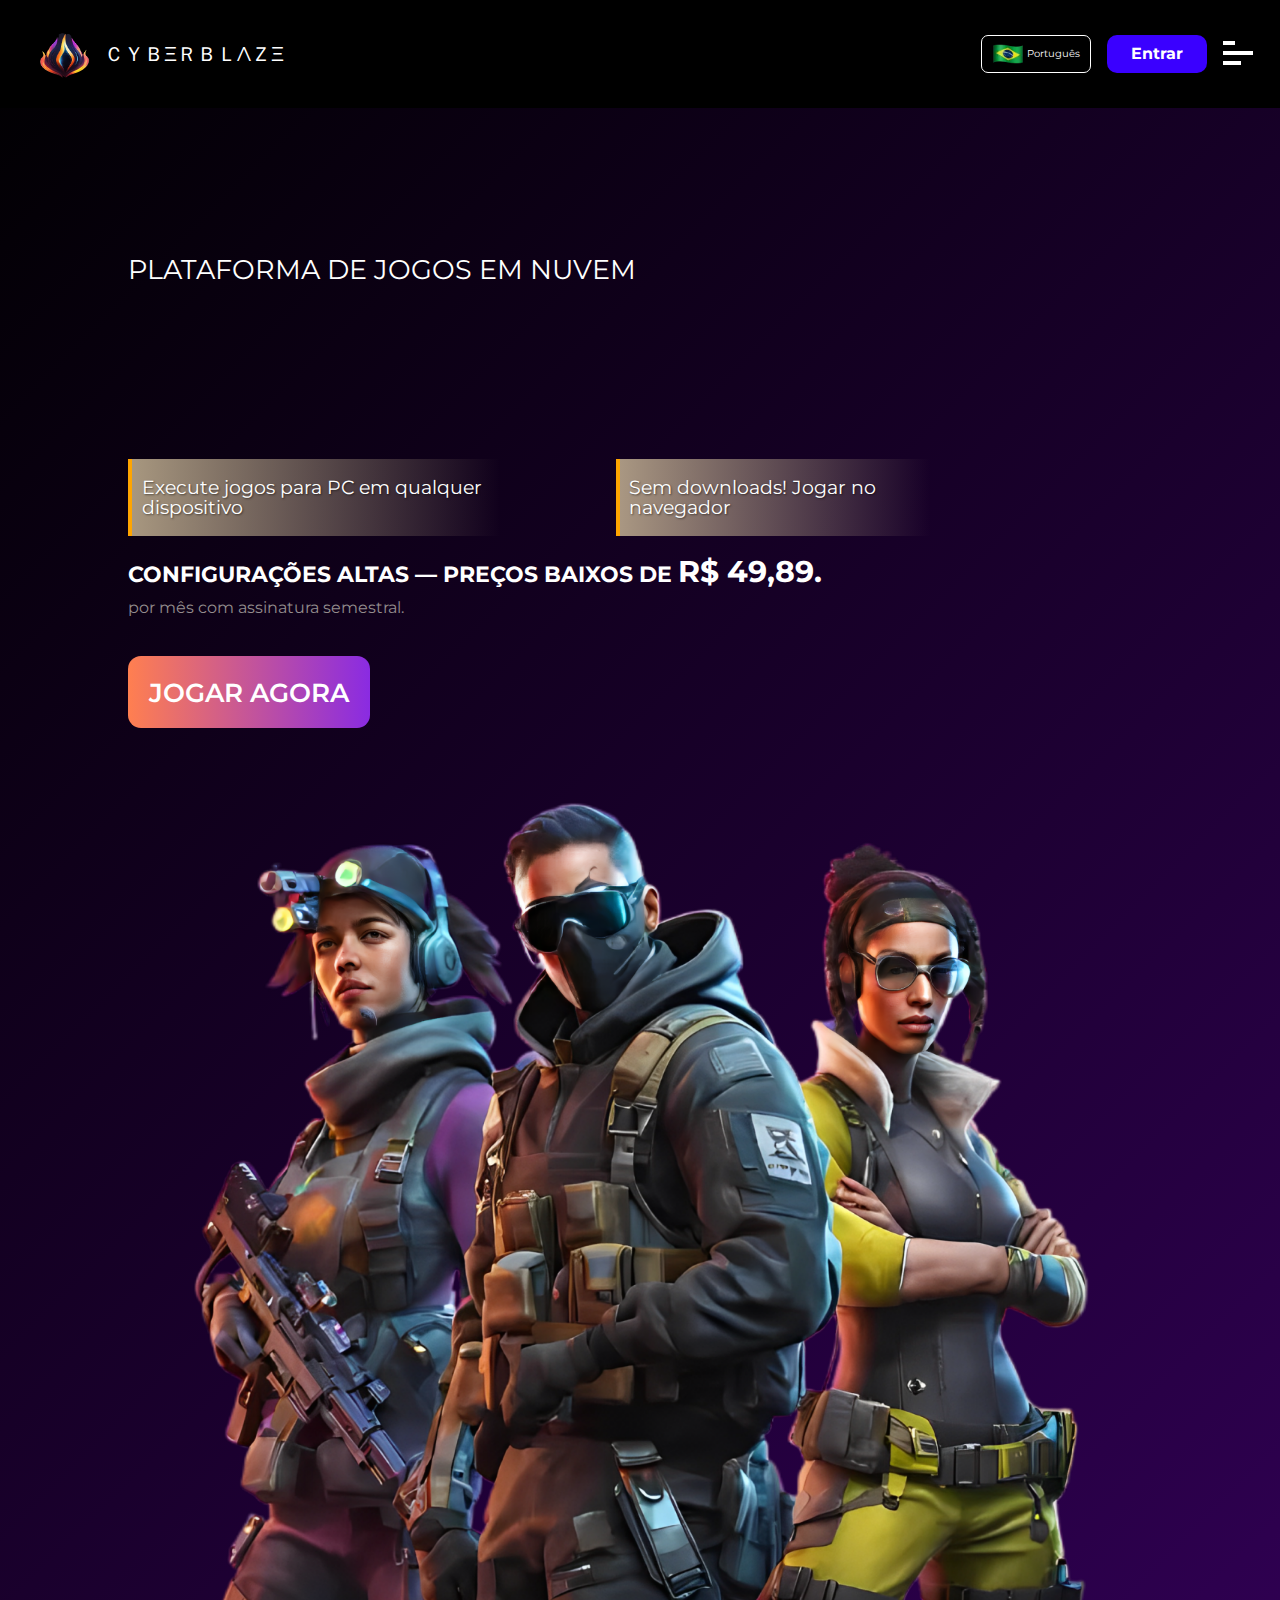
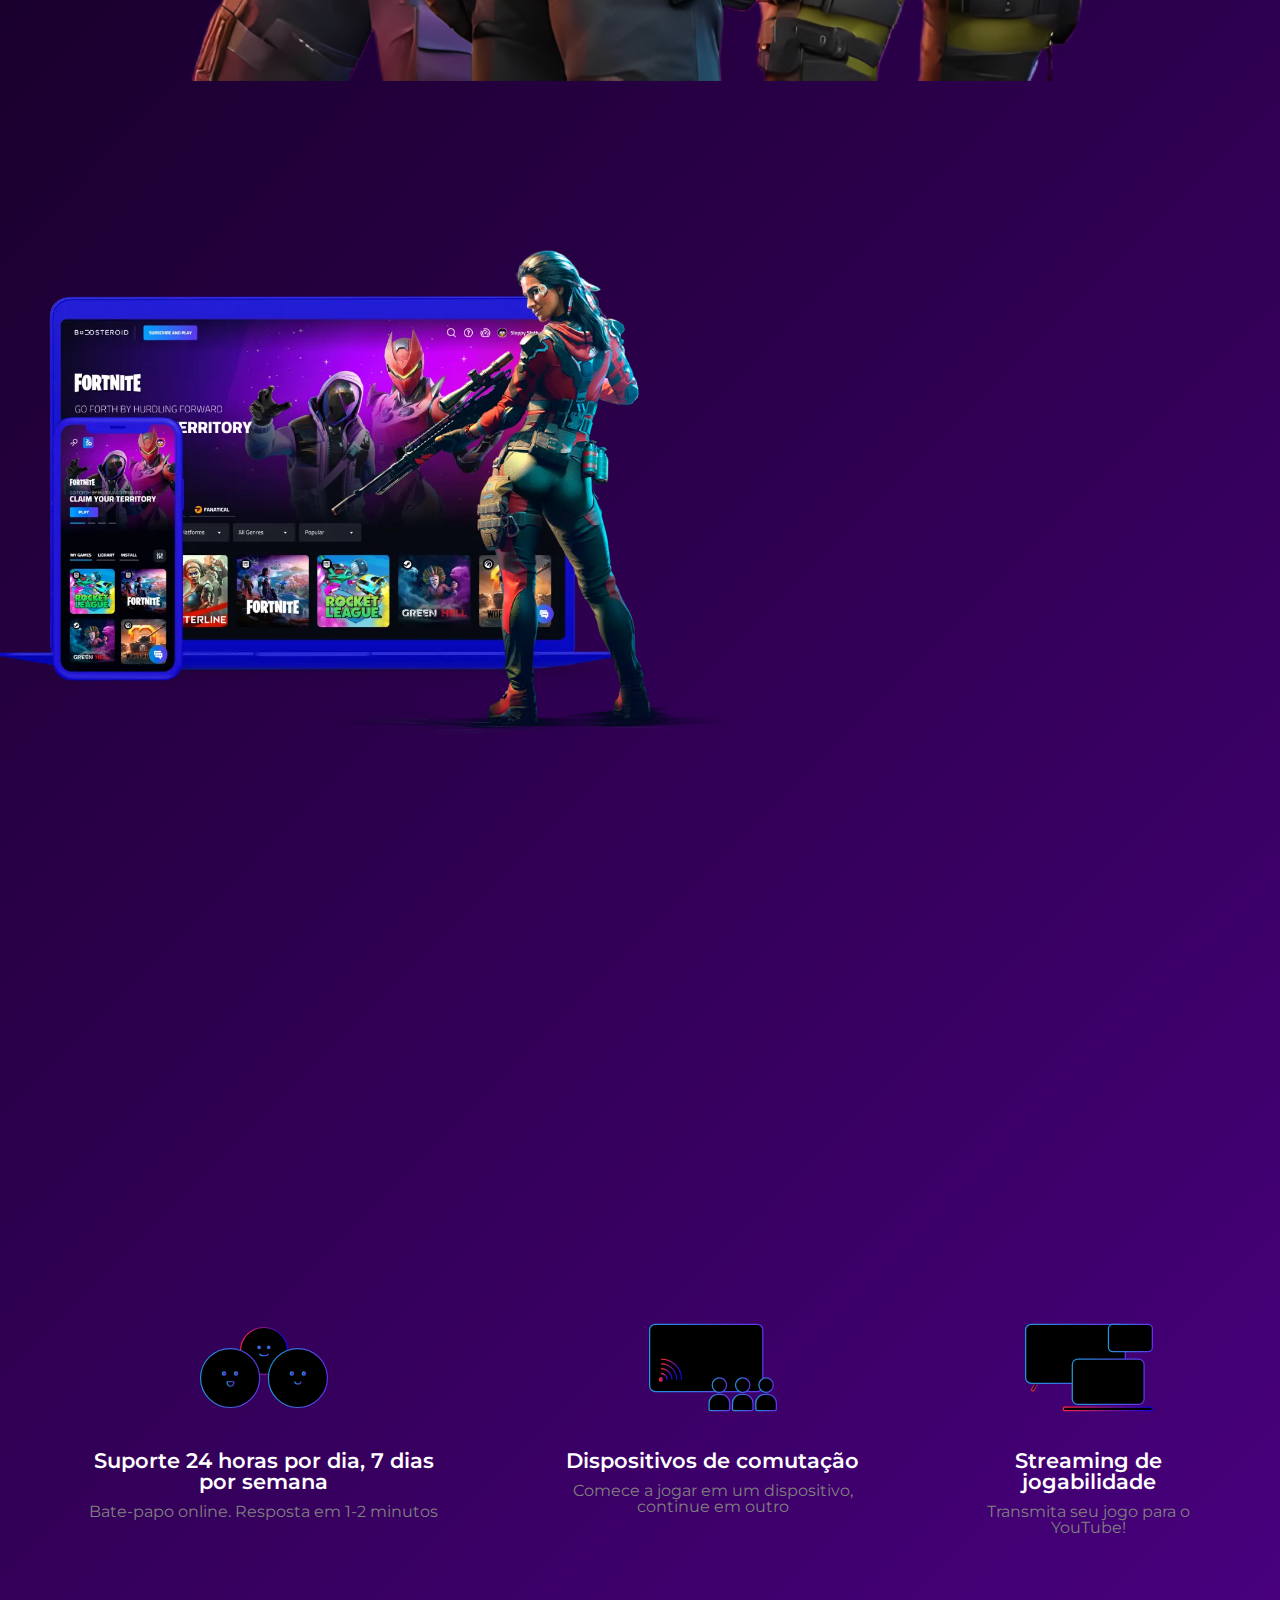
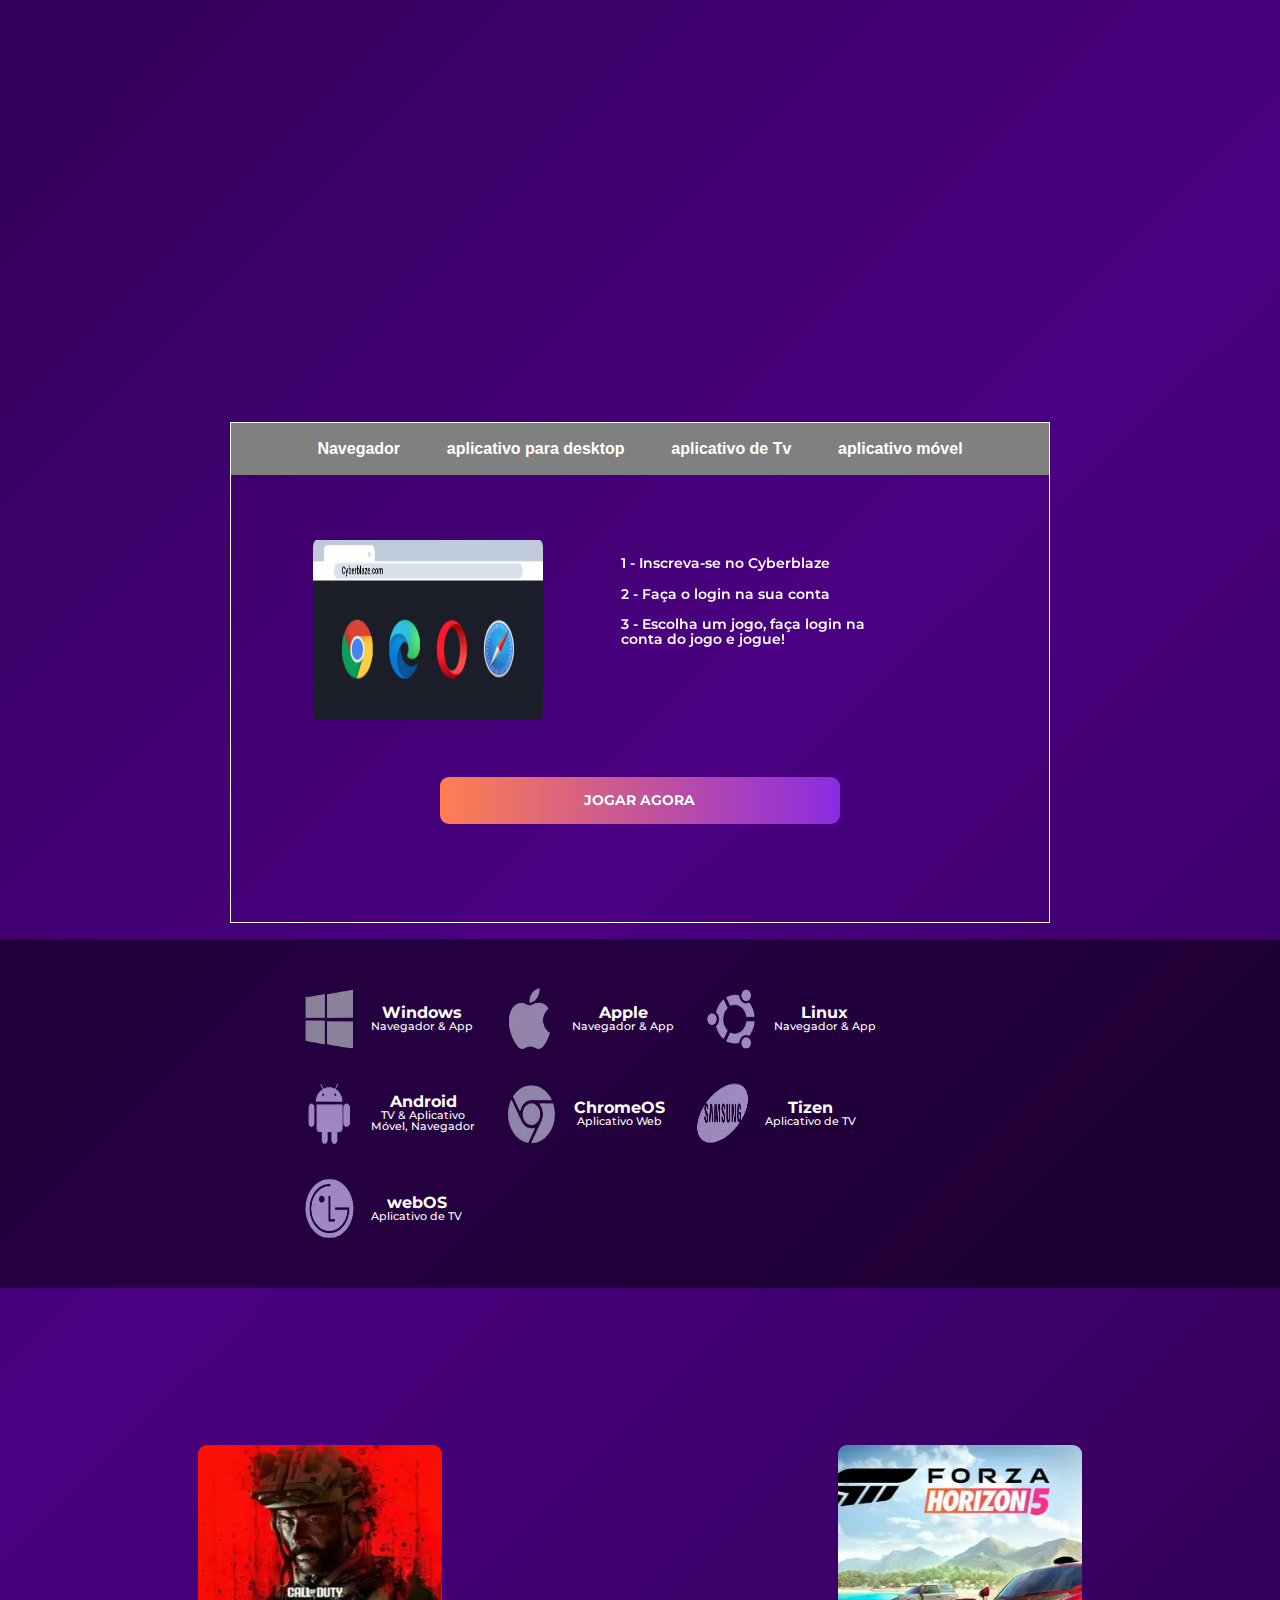
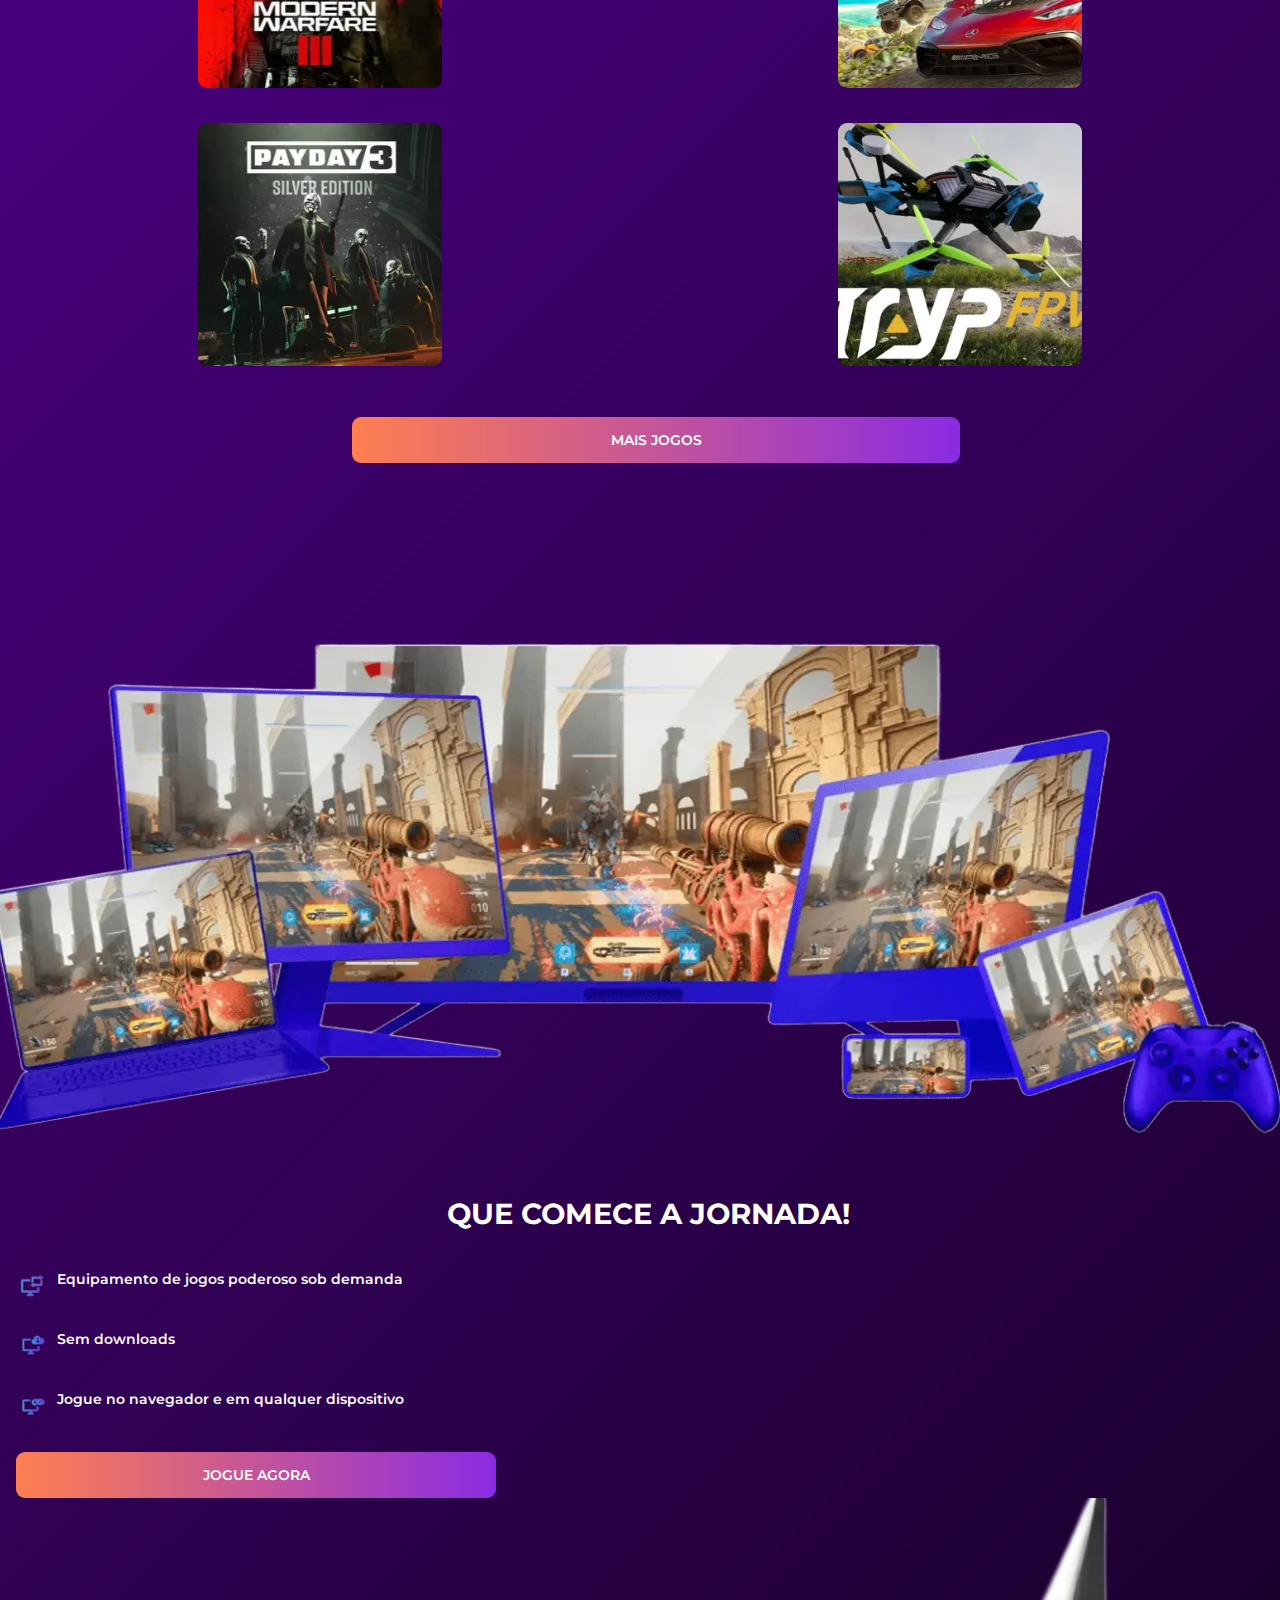
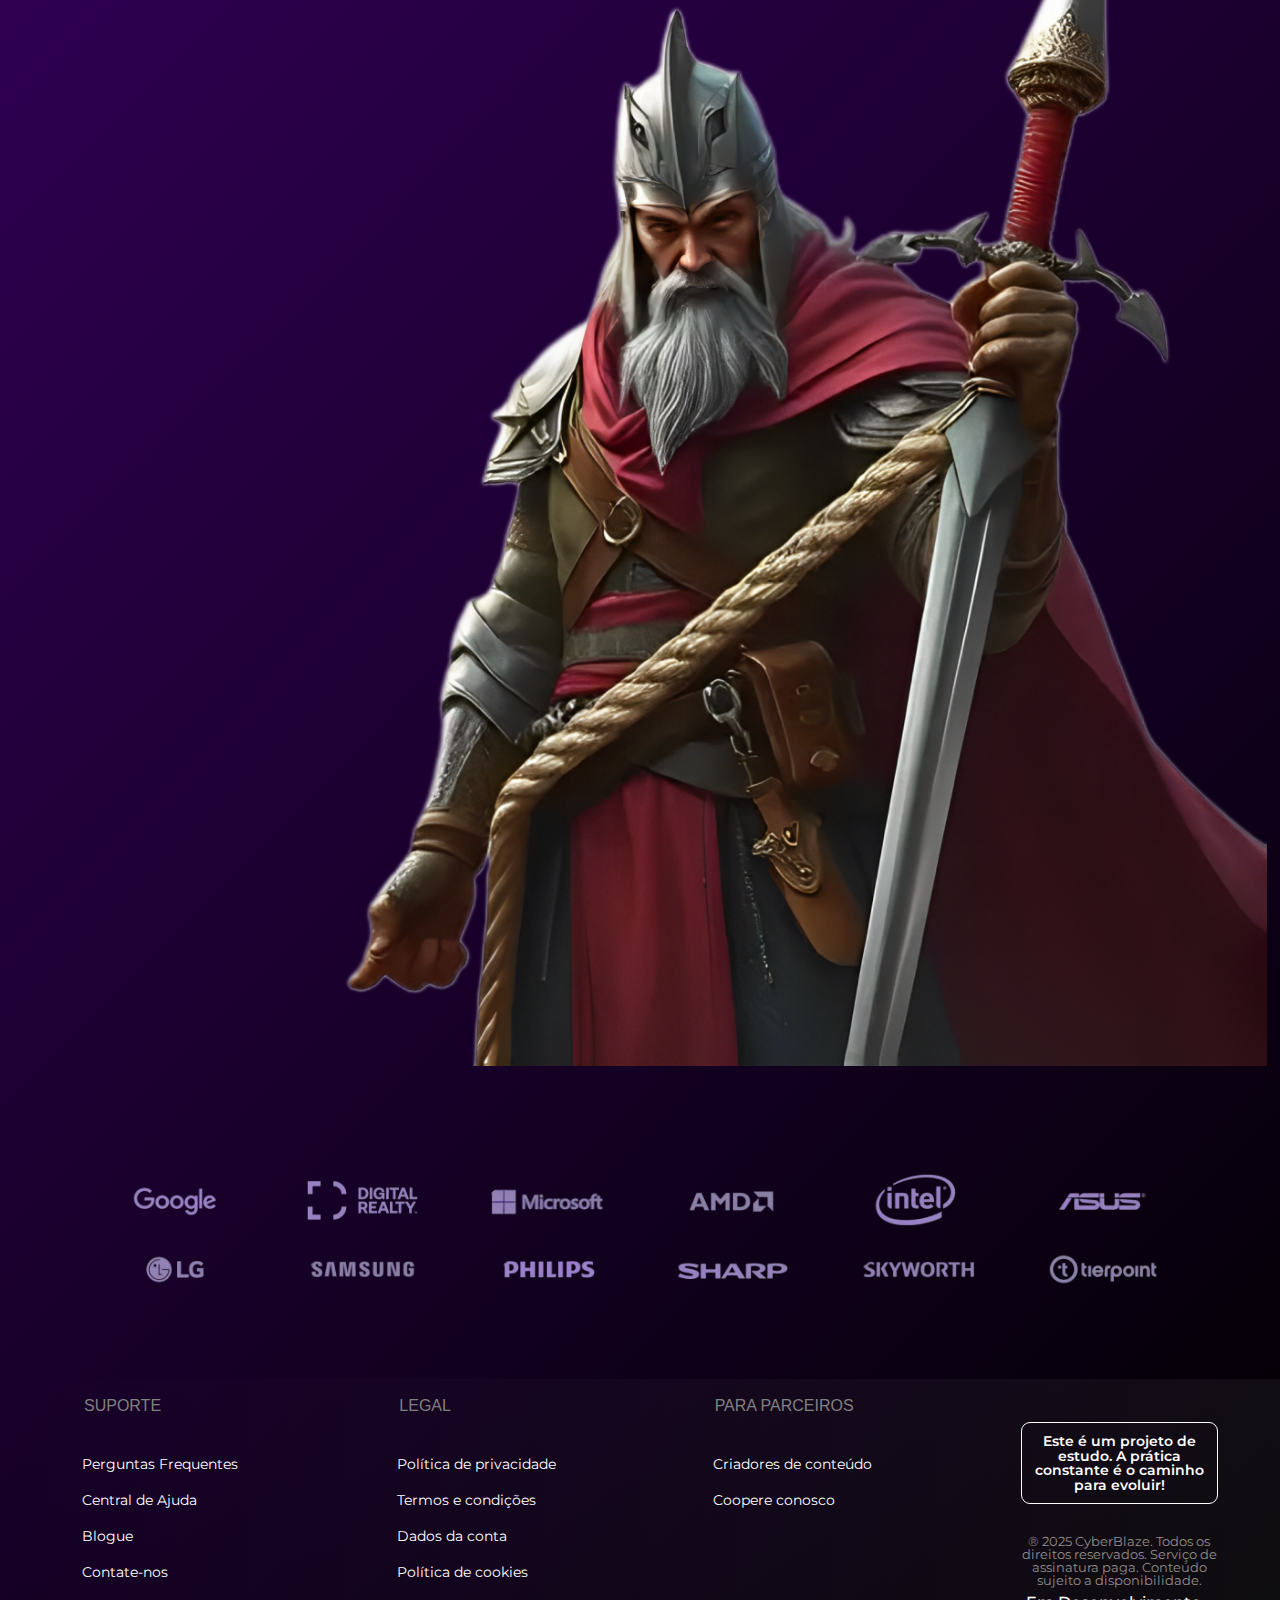
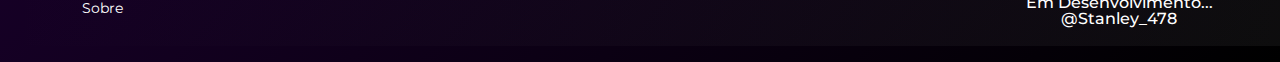
<file: index.html>
<!DOCTYPE html>
<html lang="pt-BR">
<head>
    <meta charset="UTF-8">
    <!-- Google tag (gtag.js) -->
    <script async src="https://www.googletagmanager.com/gtag/js?id=G-1RE2Z2YH8R"></script>
    <script>
    window.dataLayer = window.dataLayer || [];
    function gtag(){dataLayer.push(arguments);}
    gtag('js', new Date());

    gtag('config', 'G-1RE2Z2YH8R');
    </script>
    <script async src="https://pagead2.googlesyndication.com/pagead/js/adsbygoogle.js?client=ca-pub-4467754145506663"
     crossorigin="anonymous"></script>
    <meta name="viewport" content="width=device-width, initial-scale=1.0">
    <title>CyberBlaze</title>
    <link rel="stylesheet" href="./CyberBlaze/assets/styles/styles.css">
    <link rel="icon" href="./CyberBlaze/assets/imgs/header/chama roxa circular.webp">
    <link rel="preconnect" href="https://fonts.googleapis.com">
    <link rel="preconnect" href="https://fonts.gstatic.com" crossorigin>
    <link rel="stylesheet" href="https://cdn.jsdelivr.net/npm/swiper@11/swiper-bundle.min.css"/>
    <link href="https://fonts.googleapis.com/css2?family=Montserrat:ital,wght@0,100..900;1,100..900&display=swap" rel="stylesheet">
</head>
<body>
    <header class="header">
        <div class="header__logo">
            <img class="header__logo-image" src="./CyberBlaze/assets/imgs/header/design_da_chama_roxa-com o fundo removido.webp" alt="Logo">
            <p class="header__logo-text">ＣＹＢΞＲＢＬΛＺΞ</p>
        </div>
        <nav class="header__navbar">
            <div class="header__navbar-buttons">
                <a class="header__navbar-buttons__language" href="#">
                    <img src="./CyberBlaze/assets/imgs/header/icons8-brasil-emoji-48.webp" class="header__navbar-buttons__language-flag" alt="Bandeira do Brasil">
                    Português
                </a>
                <a class="header__navbar-buttons__login" href="./cyberblaze-login/login.html">Entrar</a>
            </div>
            <input type="checkbox" id="menu" class="header__navbar-button">
            <label for="menu" class="header__navbar-label">
                <svg class="header__navba-label__menu-humburguer" width="30" height="24" viewBox="0 0 30 24" xmlns="http://www.w3.org/2000/svg">
                    <rect width="12" height="4" fill="#fff" />
                    <rect y="10" width="30" height="4" fill="#fff" />
                    <rect y="20" width="18" height="4" fill="#fff" />
                </svg>
            </label>
            <ul class="header__navbar-list">
                <a class="header__navbar-list__flag" href="#">
                    <img src="./CyberBlaze/assets/imgs/header/icons8-brasil-emoji-48.webp" alt="Bandeira do Brasil">
                    Brasil
                </a>
                <li>
                    <a class="header__navbar-list__link" href="./cyberblaze-games/games.html">jogos</a>
                </li>
                <li>
                    <a class="header__navbar-list__link" href="#">baixados</a>
                </li>
                <li>
                    <a class="header__navbar-list__link" href="#">perguntas frequentes</a>
                </li>
                <li>
                    <a class="header__navbar-list__link" href="#">central de ajuda</a>
                </li>
                <li>
                    <a class="header__navbar-list__link" href="#">blogue</a>
                </li>
            </ul>
        </nav>
    </header>
    
    <section class="hero-section">
        <div class="hero-section__content">
            <div class="hero-section__box">
                <h1 class="hero-section__box-texto">PLATAFORMA DE JOGOS EM NUVEM</h1>
                <div class="hero-section__box__popup-container">
                    <div class="hero-section__box__popup-container__conteudo">
                        <h2>JOGUE SEUS JOGOS SEMPRE. EM QUALQUER LUGAR</h2>
                    </div>
                </div>
            </div>
            <div class="hero-section__highlights">
                <p class="hero-section__highlights-text">Execute jogos para PC em qualquer dispositivo</p>
                <p class="hero-section__highlights-text">Sem downloads! Jogar no navegador</p>
            </div>
            <div class="hero-section__pricing">
                <h3 class="hero-section__pricing-title">
                    Configurações altas — Preços baixos <strong>de</strong>
                    <strong class="hero-section__pricing-title__highlight">R$ 49,89.</strong>
                </h3>
                <p class="hero-section__pricing-description">por mês com assinatura semestral.</p>
            </div>
        </div>
        <div class="hero-section__cta">
            <div class="hero-section__cta-button"> 
                <a href="./cyberblaze-games/games.html" class="hero-section__cta-button__link">Jogar agora</a>
            </div>
            <img src="./CyberBlaze/assets/imgs/sessao principal/imagem-do-container-principal-sem-fundo.webp" class="hero-section__cta__image" alt="personagens de jogos">
        </div>
    </section>

    
    <section class="segunda__sessao">
        <h3 class="segunda__sessao__titulo terceira__sessao__titulo">Ligue seus dispositivos</h3>
        <div class="segunda__sessao-cards">
            <img class="segunda__sessao-cards__imagem" src="./CyberBlaze/assets/imgs/segunda sessao/power-2.webp" alt="dispositivos">
            <div class="segunda__sessao-cards__div">
                <ul class="segunda__sessao-cards__lista">
                    <li class="segunda__sessao-cards__lista__itens">
                        <img class="segunda__sessao-cards__lista__itens__imagem"  src="./CyberBlaze/assets/imgs/segunda sessao/primeira-imagem-da-ul-com-fundo-removido.webp" alt="gabinete">
                        <div class="segunda__sessao-cards__lista__itens__container">
                            <h4 class="segunda__sessao-cards__lista__itens__container__titulo">
                                Seus jogos, nosso poder
                            </h4>
                            <p class="segunda__sessao-cards__lista__itens__container__texto">
                                Os jogos são lançados em nossas plataformas de jogos remotos de última geração, a jogabilidade é transmitida para você. Desfrute de centenas de títulos de plataformas populares.
                            </p>
                            <div class="segunda__sessao-cards__lista__itens__container__imagens">
                                <img src="./CyberBlaze/assets/imgs/segunda sessao/social_media_streaming_controller_market_game_steam_icon_230299.webp" alt="Steam" class="segunda__sessao-cards__lista__itens__container__imagens__imagem">

                                <img src="./CyberBlaze/assets/imgs/segunda sessao/unreal_engine_logo_icon_144771.webp" alt="Unreal Engine" class="segunda__sessao-cards__lista__itens__container__imagens__imagem">

                                <img src="./CyberBlaze/assets/imgs/segunda sessao/social_media_epic_games_play_logo_icon_228467.webp" alt="Epic Games" class="segunda__sessao-cards__lista__itens__container__imagens__imagem">
                                <p class="segunda__sessao-cards__lista__itens__container__imagens__texto">e mais...</p>
                            </div>

                            <P class="segunda__sessao-cards__lista__itens__container__descricao">
                                * Inicie os jogos que você já possui
                            </P>
                        </div>
                    </li>
                    <li class="segunda__sessao-cards__lista__itens">
                        <img class="segunda__sessao-cards__lista__itens__imagem" src="./CyberBlaze/assets/imgs/segunda sessao/segunda-imagem-da-ul.webp" alt="barra de loading">
                        <div class="segunda__sessao-cards__lista__itens__container">
                            <h4 class="segunda__sessao-cards__lista__itens__container__titulo">
                                Sem downloads, sem atualizações
                            </h4>
                            <p class="segunda__sessao-cards__lista__itens__container__texto">
                                Sem downloads, armazenamento e atualizações de arquivos do jogo. Seu trabalho é jogar, nós cuidamos do resto.
                            </p>
                        </div>
                    </li>
                    <li class="segunda__sessao-cards__lista__itens">
                        <img class="segunda__sessao-cards__lista__itens__imagem" src="./CyberBlaze/assets/imgs/segunda sessao/terceira-imagem-da-ul.webp" alt="controle">
                        <div class="segunda__sessao-cards__lista__itens__container">
                            <h4 class="segunda__sessao-cards__lista__itens__container__titulo">
                                Sem limites de tempo de sessão
                            </h4>
                            <p class="segunda__sessao-cards__lista__itens__container__texto">
                                Duração ilimitada da sessão. Acesso instantâneo se os servidores estiverem livres, filas inteligentes em horários de pico.
                            </p>
                        </div>
                    </li>
                </ul>
            </div>
        </div>
    </section>
  

    <section class="terceira__sessao">
        <h3 class="terceira__sessao__titulo">Muitas coisas legais</h3>
        <div class="terceira__sessao-cards">
            <article class="terceira__sessao-cards__itens">
                <img src="./CyberBlaze/assets/imgs/terceira sessao/gaming_downloads.svg" alt="3 rostos" class="terceira__sessao-cards__itens-imagem">
                <div class="terceira__sessao-cards__itens-container">
                    <h4 class="terceira__sessao-cards__itens__titulo">Suporte 24 horas por dia, 7 dias por semana</h4>
                    <p class="terceira__sessao-cards__itens__texto">Bate-papo online. Resposta em 1-2 minutos</p>
                </div>
            </article>
            <article class="terceira__sessao-cards__itens">
                <img src="./CyberBlaze/assets/imgs/terceira sessao/gaming_stream.svg" alt="tela" class="terceira__sessao-cards__itens-imagem">
                <div class="terceira__sessao-cards__itens-container">
                    <h4 class="terceira__sessao-cards__itens__titulo">Dispositivos de comutação</h4>
                    <p class="terceira__sessao-cards__itens__texto">Comece a jogar em um dispositivo,
                        continue em outro</p>
                </div>
            </article>
            <article class="terceira__sessao-cards__itens">
                <img src="./CyberBlaze/assets/imgs/terceira sessao/gaming_devices.svg" alt="varias telas" class="terceira__sessao-cards__itens-imagem">
                <div class="terceira__sessao-cards__itens-container">
                    <h4 class="terceira__sessao-cards__itens__titulo">Streaming de jogabilidade</h4>
                    <p class="terceira__sessao-cards__itens__texto">Transmita seu jogo para o
                        YouTube!</p>
                </div>
            </article>
        </div>
    </section>

    <section class="quarta__sessao">
        <div class="quarta__sessao__textos terceira__sessao__titulo">
            <h3 class="quarta__sessao__textos__titulo">Jogos AAA ilimitados</h3>
            <p class="quarta__sessao__textos__texto">Execute jogos de PC em dispositivos de baixo custo, desatualizados ou ultraportáteis!
                Jogue no Mac, Linux, iOS, Android, ChromeOS ou smart TVs sem console
            </p>
        </div>
        
        <div class="quarta__sessao-div">
            <ul class="quarta__sessao-div__buttons">
                <li>
                    <button class="quarta__sessao-div__buttons-button">Navegador</button>
                </li>
                <li>
                    <button class="quarta__sessao-div__buttons-button">aplicativo para desktop</button>
                </li>
                <li>
                    <button class="quarta__sessao-div__buttons-button">aplicativo de Tv</button>
                </li>
                <li>
                    <button class="quarta__sessao-div__buttons-button">aplicativo móvel</button>
                </li>
            </ul>
                    <!-- Slider do quarto container -->
            <div id="swiper-do-container-4" class="swiper">
                <!-- Additional required wrapper -->
                <div class="swiper-pagination">
                </div>
                <div class="swiper-wrapper">
                <!-- Slides -->
                    <div class="swiper-slide  slider-container__4" >
                        <div class="swiper-slide__content">
                            <img src="./CyberBlaze/assets/imgs/quarta sessao/Polish_20241226_170505733.webp" class="quarta__sessao__imagem" alt="navegadores">
                            <ul class="quarta__sessao__listas">
                                <li class="quarta__sessao__listas__texto">1 - Inscreva-se no Cyberblaze</li>
                                <li class="quarta__sessao__listas__texto">2 - Faça o login na sua conta</li>
                                <li class="quarta__sessao__listas__texto">3 - Escolha um jogo, faça login na conta do jogo e jogue!</li>
                            </ul>
                        </div>
                        <a class="swiper-slide__botao" href="./cyberblaze-games/games.html">Jogar Agora</a>
                    </div>
                    <div class="swiper-slide">
                        <div class="swiper-slide__content">
                            <img class="quarta__sessao__segunda-div__imagem" src="./CyberBlaze/assets/imgs/quarta sessao/unlimited__layout_1.svg" alt="notebook">
                            <p class="quarta__sessao__segunda-div">Aproveite nossos aplicativos para Windows PC, Mac e Linux (Ubuntu, Mint, Debian, Fedora). Execute centenas de jogos para PC em qualquer dispositivo à mão!</p>
                        </div>  
                        <ul class="quarta__sessao__segunda-div__listas">
                            <li>
                                <a href="javascript:void(0)" class="quarta__sessao__segunda-div__listas-link">
                                    <img class="quarta__sessao__segunda-div__listas-link-icone" src="./CyberBlaze/assets/imgs/quarta sessao/icone_windows_do_boos-removebg-preview.webp" alt="windows">
                                    <div class="quarta__sessao__segunda-div__listas-link-textos">
                                        <p>Baixe para</p>
                                        <strong class="quarta__sessao__segunda-div__listas-link-textos-negrito">
                                            Windows
                                        </strong>
                                    </div>
                                </a>
                            </li>
                            <li>
                                <a href="javascript:void(0)" class="quarta__sessao__segunda-div__listas-link">
                                    <img class="quarta__sessao__segunda-div__listas-link-icone" src="./CyberBlaze/assets/imgs/quarta sessao/icone_apple_boos-removebg-preview.webp" alt="MacOS">
                                    <div class="quarta__sessao__segunda-div__listas-link-textos">
                                        <p>Baixe para</p>
                                        <strong  class="quarta__sessao__segunda-div__listas-link-textos-negrito"> MacOS </strong>
                                    </div>
                                </a>
                            </li>
                            <li>
                                <a href="javascript:void(0)" class="quarta__sessao__segunda-div__listas-link">
                                    <img class="quarta__sessao__segunda-div__listas-link-icone" src="./CyberBlaze/assets/imgs/quarta sessao/icone_linux_boos-removebg-preview.webp" alt="Linux">
                                    <div class="quarta__sessao__segunda-div__listas-link-textos">
                                        <P>Baixe para</P>
                                        <strong class="quarta__sessao__segunda-div__listas-link-textos-negrito"> Linux </strong>
                                    </div>
                                </a>
                            </li>
                            <li>
                                <a href="javascript:void(0)" class="botao">
                                    <img class="quarta__sessao__segunda-div__listas-link-icone" src="./CyberBlaze/assets/imgs/quarta sessao/icone_chrome_boos-removebg-preview.webp" alt="chrome">
                                    <div>
                                        <p>add to</p>  
                                        <strong class="botao__negrito">
                                        ChromeBook 
                                        </strong>
                                    </div>
                                </a>
                            </li>
                        </ul>
                    </div>
                    <div class="swiper-slide">
                        <div class="swiper-slide__content">
                            <img class="quarta__sessao__segunda-div__imagem" src="./CyberBlaze/assets/imgs/quarta sessao/unlimited__layout_2.svg" alt="televisão">

                            <p class="quarta__sessao__segunda-div">
                                Desfrute de jogos de PC na TV sem console. Pegue um gamepad e jogue em uma tela grande!
                            </p>
                        </div>

                        <ul class="quarta__sessao__segunda-div__listas">
                            <li>
                                <a href="javascript:void(0)" class="quarta__sessao__segunda-div__listas-link">
                                    <img class="quarta__sessao__segunda-div__listas-link-icone" src="./CyberBlaze/assets/imgs/quarta sessao/icone_android_boos-removebg-preview.webp" alt="Android TV">
                                    <div class="quarta__sessao__segunda-div__listas-link-textos">
                                        <p>Baixe para</p>
                                        <strong class="quarta__sessao__segunda-div__listas-link-textos-negrito" >
                                        Android Tv 
                                        </strong>
                                    </div>
                                </a>
                            </li>
                            <li>
                                <a href="javascript:void(0)" class="quarta__sessao__segunda-div__listas-link">
                                    <img class="quarta__sessao__segunda-div__listas-link-icone" src="./CyberBlaze/assets/imgs/quarta sessao/icone_lg_boos-removebg-preview.webp" alt="WebOS">
                                    <div class="quarta__sessao__segunda-div__listas-link-textos">
                                        <P>Baixe para</P>
                                        <strong class="quarta__sessao__segunda-div__listas-link-textos-negrito" >
                                            WebOS
                                        </strong>
                                    </div>
                                </a>
                            </li>
                        </ul>
                    </div>
                    <div class="swiper-slide">
                        <div class="swiper-slide__content">
                            <img class="quarta__sessao__segunda-div__imagem" src="./CyberBlaze/assets/imgs/quarta sessao/unlimited__layout_3.svg" alt="Smartphone">

                            <p class="quarta__sessao__segunda-div">
                                Jogos de PC em um smartphone? Por que não! Jogue onde quer que esteja, não importa se você não tem um computador por perto.
                            </p>
                        </div>

                        <ul class="quarta__sessao__segunda-div__listas">
                            <li>
                                <a href="javascript:void(0)" class="quarta__sessao__segunda-div__listas-link">
                                    <img class="quarta__sessao__segunda-div__listas-link-icone" src="./CyberBlaze/assets/imgs/quarta sessao/icone_android_boos-removebg-preview.webp" alt="Android">
                                    <div class="quarta__sessao__segunda-div__listas-link-textos">
                                        <p>Baixe para</p>
                                        <strong class="quarta__sessao__segunda-div__listas-link-textos-negrito" >
                                            Android Móvel
                                        </strong>
                                    </div>
                                </a>
                            </li>
                            <li>
                                <a href="javascript:void(0)" class="quarta__sessao__segunda-div__listas-link">
                                    <img class="quarta__sessao__segunda-div__listas-link-icone" src="./CyberBlaze/assets/imgs/quarta sessao/icone_apple_boos-removebg-preview.webp" alt="apple IOS">
                                    <div class="quarta__sessao__segunda-div__listas-link-textos">
                                        <p>Configuração ativada</p>
                                        <strong class="quarta__sessao__segunda-div__listas-link-textos-negrito" >
                                            IOS Móvel 
                                        </strong>
                                    </div>
                                </a>
                            </li>
                        </ul>
                    </div>
                </div>
            
            </div>
        </div>

               <!--footer da section-->
        <div class="quarta__sessao__footer">
            <uL class="quarta__sessao__footer__lista">
                <li class="quarta__sessao__footer__lista-items">
                    <img src="./CyberBlaze/assets/imgs/quarta sessao/windows_games-unlimited-removebg-preview.webp" class="quarta__sessao__footer__lista-items__imagem" alt="windows">
                    <div class="quarta__sessao__footer__lista-items__texts">
                        <strong>Windows</strong>
                        <P class="quarta__sessao__footer__lista-items__texts__text">Navegador & App</P>
                    </div>
                </li>

                <li class="quarta__sessao__footer__lista-items">
                    <img src="./CyberBlaze/assets/imgs/quarta sessao/apple_games-unlimited-removebg-preview.webp" class="quarta__sessao__footer__lista-items__imagem" alt="Apple IOS">
                    <div class="quarta__sessao__footer__lista-items__texts">
                        <strong>Apple</strong>
                        <P class="quarta__sessao__footer__lista-items__texts__text">Navegador & App</P>
                    </div>
                </li>

                <li class="quarta__sessao__footer__lista-items">
                    <img src="./CyberBlaze/assets/imgs/quarta sessao/linux_games-unlimited-removebg-preview.webp" class="quarta__sessao__footer__lista-items__imagem" alt="Linux">
                    <div class="quarta__sessao__footer__lista-items__texts">
                        <strong>Linux</strong>
                        <P class="quarta__sessao__footer__lista-items__texts__text">Navegador & App</P>
                    </div>
                </li>

                <li class="quarta__sessao__footer__lista-items">
                    <img src="./CyberBlaze/assets/imgs/quarta sessao/android_games-unlimited-removebg-preview.webp" class="quarta__sessao__footer__lista-items__imagem-android" alt="Android">
                    <div class="quarta__sessao__footer__lista-items__texts">
                        <strong>Android</strong>
                        <P class="quarta__sessao__footer__lista-items__texts__text">TV & Aplicativo</P>
                        <P class="quarta__sessao__footer__lista-items__texts__text">Móvel, Navegador</P>
                    </div>
                </li>

                <li class="quarta__sessao__footer__lista-items">
                    <img src="./CyberBlaze/assets/imgs/quarta sessao/chrome_games-unlimited-removebg-preview.webp" class="quarta__sessao__footer__lista-items__imagem" alt="ChromeOS">
                    <div class="quarta__sessao__footer__lista-items__texts">
                        <strong>ChromeOS</strong>
                        <P class="quarta__sessao__footer__lista-items__texts__text">Aplicativo Web</P>
                    </div>
                </li>

                <li class="quarta__sessao__footer__lista-items">
                    <img src="./CyberBlaze/assets/imgs/quarta sessao/samsung_games-unlimited_-removebg-preview.webp" class="quarta__sessao__footer__lista-items__imagem" alt="Tizen">
                    <div class="quarta__sessao__footer__lista-items__texts">
                        <strong>Tizen</strong>
                        <P class="quarta__sessao__footer__lista-items__texts__text">Aplicativo de TV</P>
                    </div>
                </li>

                <li class="quarta__sessao__footer__lista-items">
                    <img src="./CyberBlaze/assets/imgs/quarta sessao/LG_games-unlimited-removebg-preview.webp" class="quarta__sessao__footer__lista-items__imagem" alt="WebOS">
                    <div class="quarta__sessao__footer__lista-items__texts">
                        <strong>webOS</strong>
                        <P class="quarta__sessao__footer__lista-items__texts__text">Aplicativo de TV</P>
                    </div>
                </li>
            </uL>
        </div>
    </section>

    <section class="section-games-carousel"> 
        <h3 class="section-games-carousel__title  terceira__sessao__titulo">Muitos jogos para todos os gostos</h3>

        <!-- Slider do quinto container -->
       <div class="section-games-carousel__container">
            <div id="games-carousel__slider-1" class="swiper section-games-carousel__slider">

                <!-- Additional required wrapper -->
                <div class="swiper-pagination">
                </div>
                <div class="swiper-wrapper section-games-carousel__slider__swipers">
                <!-- Slides -->
                    <div class="swiper-slide section-games-carousel__slider__swipers__swiper">
                        <img class="section-games-carousel__slider__swipers__swiper__image" src="./CyberBlaze/assets/imgs/quinta sessao/gta 5.webp" alt="GTA 5">
                    </div>
                    <div class="swiper-slide section-games-carousel__slider__swipers__swiper">
                        <img class="section-games-carousel__slider__swipers__swiper__image" src="./CyberBlaze/assets/imgs/quinta sessao/Resident EVII.webp" alt="Resident EVII">
                    </div>
                    <div class="swiper-slide section-games-carousel__slider__swipers__swiper">
                        <img class="section-games-carousel__slider__swipers__swiper__image" src="./CyberBlaze/assets/imgs/quinta sessao/Endling_cover_art.webp" alt="Endling">
                    </div>
                    <div class="swiper-slide section-games-carousel__slider__swipers__swiper">
                        <img class="section-games-carousel__slider__swipers__swiper__image" src="./CyberBlaze/assets/imgs/quinta sessao/dishonored.webp" alt="dishonored">
                    </div>
                    <div class="swiper-slide section-games-carousel__slider__swipers__swiper">
                        <img class="section-games-carousel__slider__swipers__swiper__image" src="./CyberBlaze/assets/imgs/quinta sessao/Call of Duty III.webp" alt="Call of duty III">
                    </div>
                    <div class="swiper-slide section-games-carousel__slider__swipers__swiper">
                        <img class="section-games-carousel__slider__swipers__swiper__image" src="./CyberBlaze/assets/imgs/quinta sessao/Forzan horizon 5.webp" alt="Forzan horizon 5">
                    </div>
                    <div class="swiper-slide section-games-carousel__slider__swipers__swiper">
                        <img class="section-games-carousel__slider__swipers__swiper__image" src="./CyberBlaze/assets/imgs/quinta sessao/God of War.webp" alt="God of War">
                    </div>
                    <div class="swiper-slide section-games-carousel__slider__swipers__swiper">
                        <img class="section-games-carousel__slider__swipers__swiper__image" src="./CyberBlaze/assets/imgs/quinta sessao/Fifa 2024.webp" alt="Fifa 2024">
                    </div>
                </div>
            </div>

            <!-- Slider do quinto container 2 -->

            <div id="games-carousel__slider-2" class="swiper section-games-carousel__slider">

                <!-- Additional required wrapper -->
                <div class="swiper-pagination">
                </div>
                <div class="swiper-wrapper section-games-carousel__slider__swipers">
                <!-- Slides -->
                    <div class="swiper-slide section-games-carousel__slider__swipers__swiper">
                        <img class="section-games-carousel__slider__swipers__swiper__image" src="./CyberBlaze/assets/imgs/quinta sessao/Fortnite.webp" alt="Fortnite">
                    </div>
                    <div class="swiper-slide section-games-carousel__slider__swipers__swiper">
                        <img class="section-games-carousel__slider__swipers__swiper__image" src="./CyberBlaze/assets/imgs/quinta sessao/Farcry 6.webp" alt="Farcry 6">
                    </div>
                    <div class="swiper-slide section-games-carousel__slider__swipers__swiper">
                        <img class="section-games-carousel__slider__swipers__swiper__image" src="./CyberBlaze/assets/imgs/quinta sessao/Ghost recon wildlands.webp" alt="Ghost recon wildlands">
                    </div>
                    <div class="swiper-slide section-games-carousel__slider__swipers__swiper">
                        <img class="section-games-carousel__slider__swipers__swiper__image" src="./CyberBlaze/assets/imgs/quinta sessao/Death stranding.webp" alt="Death stranding">
                    </div>
                    <div class="swiper-slide section-games-carousel__slider__swipers__swiper">
                        <img class="section-games-carousel__slider__swipers__swiper__image" src="./CyberBlaze/assets/imgs/quinta sessao/Payday 3.webp" alt="Payday 3">
                    </div>
                    <div class="swiper-slide section-games-carousel__slider__swipers__swiper">
                        <img class="section-games-carousel__slider__swipers__swiper__image" src="./CyberBlaze/assets/imgs/quinta sessao/Tryp fpv.webp" alt="Tryp fpv">
                    </div>
                    <div class="swiper-slide section-games-carousel__slider__swipers__swiper">
                        <img class="section-games-carousel__slider__swipers__swiper__image" src="./CyberBlaze/assets/imgs/quinta sessao/The last of us part II.webp" alt="the last of us part II">
                    </div>
                    <div class="swiper-slide section-games-carousel__slider__swipers__swiper">
                        <img class="section-games-carousel__slider__swipers__swiper__image" src="./CyberBlaze/assets/imgs/quinta sessao/Red dead redemption.webp" alt="red dead redemption">
                    </div>
                </div>
            </div>
        </div>

        <a class="section-games-carousel__bottom" href="./cyberblaze-games/games.html">Mais jogos</a>
    </section>

    <section class="anydevice"> 
        <h3 class="anydevice__title terceira__sessao__titulo">
            Agora, qualquer dispositivo é uma das principais estações de jogos
        </h3>

        <img class="anydevice__image" src="./CyberBlaze/assets/imgs/Anydevice/anydevice.webp" alt="diversas telas">

        <h2 class="anydevice__big__title">Que comece a Jornada!</h2>

        <article class="anydevice__container">
            <div class="anydevice__container-items">
                <img src="./CyberBlaze/assets/imgs/Anydevice/pc do anydevice.webp" class="anydevice__container-items__image" alt="pc">
                <p class="anydevice__container-items__text">
                    Equipamento de jogos poderoso sob demanda
                </p>
            </div>
            <div class="anydevice__container-items">
                <img src="./CyberBlaze/assets/imgs/Anydevice/pc nuvem do anydevice.webp" class="anydevice__container-items__image" alt="pc">
                <p class="anydevice__container-items__text">
                    Sem downloads
                </p>
            </div>
            <div class="anydevice__container-items">
                <img src="./CyberBlaze/assets/imgs/Anydevice/pc game do anydevice.webp" class="anydevice__container-items__image" alt="pc">
                <p class="anydevice__container-items__text">
                    Jogue no navegador e em qualquer dispositivo
                </p>
            </div>
        </article>

        <a class="anydevice__bottom" href="./cyberblaze-games/games.html">Jogue Agora</a>
        <img class="anydevice-image" src="./CyberBlaze/assets/imgs/Anydevice/mago.webp" alt="Mago">
    </section>

    <section class="partners">
        <h3 class="partners__title terceira__sessao__titulo">Nossos Parceiros</h3>
        <ul class="partners__list">
            <li>
                <img class="partners__list-image" src="./CyberBlaze/assets/imgs/Partners/partners GOOGLE.webp" alt="Google">
            </li>
            <li>
                <img class="partners__list-image" src="./CyberBlaze/assets/imgs/Partners/partners DIGITAL REALTY.webp" alt="Digital REALTY">
            </li>
            <li>
                <img class="partners__list-image" src="./CyberBlaze/assets/imgs/Partners/partners MICROSOFT.webp" alt="MICROSOFT">
            </li>
            <li>
                <img class="partners__list-image" src="./CyberBlaze/assets/imgs/Partners/partners AMD.webp" alt="AMD">
            </li>
            <li>
                <img class="partners__list-image" src="./CyberBlaze/assets/imgs/Partners/partners INTEL .webp" alt="INTEL">
            </li>
            <li>
                <img class="partners__list-image" src="./CyberBlaze/assets/imgs/Partners/partners ASUS.webp" alt="ASUS">
            </li>
            <li>
                <img class="partners__list-image" src="./CyberBlaze/assets/imgs/Partners/partners LG.webp" alt="LG">
            </li>
            <li>
                <img class="partners__list-image" src="./CyberBlaze/assets/imgs/Partners/partners SANSUNG .webp" alt="SANSUNG">
            </li>
            <li>
                <img class="partners__list-image" src="./CyberBlaze/assets/imgs/Partners/partners PHILIPS.webp" alt="PHILIPS">
            </li>
            <li>
                <img class="partners__list-image" src="./CyberBlaze/assets/imgs/Partners/partners SHARP.webp" alt="SHARP">
            </li>
            <li>
                <img class="partners__list-image" src="./CyberBlaze/assets/imgs/Partners/partners  SKYWORTH.webp" alt="SKYWORTH">
            </li>
            <li>
                <img class="partners__list-image" src="./CyberBlaze/assets/imgs/Partners/partners TIERPOINT.webp" alt="TIERPOINT">
            </li>
        </ul>
        <div class="partners-container__buttons">
            <div class="partners__footer__dropdown-buttons">
                <button class="partners__footer__dropdown-buttons__button" onclick="toggleDropdown('support-list')">
                    Suporte <span class="partners__footer__dropdown-buttons__button__dropdown-arrow">></span>
                </button>
                <ul id="support-list" class="partners__footer__dropdown-buttons__dropdown-list">
                    <li class="partners__footer__dropdown-buttons__dropdown-list__item">
                        <a class="partners__footer__dropdown-buttons__dropdown-list__item__link" href="#">Perguntas Frequentes</a>
                    </li>
                    <li class="partners__footer__dropdown-buttons__dropdown-list__item">
                        <a class="partners__footer__dropdown-buttons__dropdown-list__item__link" href="#">Central de Ajuda</a>
                    </li>
                    <li class="partners__footer__dropdown-buttons__dropdown-list__item">
                        <a class="partners__footer__dropdown-buttons__dropdown-list__item__link" href="#">Blogue</a>
                    </li>
                    <li class="partners__footer__dropdown-buttons__dropdown-list__item">
                        <a class="partners__footer__dropdown-buttons__dropdown-list__item__link" href="#">Contate-nos</a>
                    </li>
                    <li class="partners__footer__dropdown-buttons__dropdown-list__item">
                        <a class="partners__footer__dropdown-buttons__dropdown-list__item__link" href="#">Sobre</a>
                    </li>
                </ul>
            </div>

            <div class="partners__footer__dropdown-buttons">
                <button class="partners__footer__dropdown-buttons__button" onclick="toggleDropdown('legal-list')">
                    Legal <span class="partners__footer__dropdown-buttons__button__dropdown-arrow">></span>
                </button>
                <ul id="legal-list" class="partners__footer__dropdown-buttons__dropdown-list">
                    <li class="partners__footer__dropdown-buttons__dropdown-list__item">
                        <a class="partners__footer__dropdown-buttons__dropdown-list__item__link" href="#">Política de privacidade</a>
                    </li>
                    <li class="partners__footer__dropdown-buttons__dropdown-list__item">
                        <a class="partners__footer__dropdown-buttons__dropdown-list__item__link" href="#">Termos e condições</a>
                    </li>
                    <li class="partners__footer__dropdown-buttons__dropdown-list__item">
                        <a class="partners__footer__dropdown-buttons__dropdown-list__item__link" href="#">Dados da conta</a>
                    </li>
                    <li class="partners__footer__dropdown-buttons__dropdown-list__item">
                        <a class="partners__footer__dropdown-buttons__dropdown-list__item__link" href="#">Política de cookies</a>
                    </li>   
                </ul>
            </div>

            <div class="partners__footer__dropdown-buttons">
                <button class="partners__footer__dropdown-buttons__button" onclick="toggleDropdown('partners-list')">
                Para Parceiros <span class="partners__footer__dropdown-buttons__button__dropdown-arrow">></span>
                </button>
                <ul id="partners-list" class="partners__footer__dropdown-buttons__dropdown-list">
                    <li class="partners__footer__dropdown-buttons__dropdown-list__item">
                        <a class="partners__footer__dropdown-buttons__dropdown-list__item__link" href="#">Criadores de conteúdo</a>
                    </li>
                    <li class="partners__footer__dropdown-buttons__dropdown-list__item">
                        <a class="partners__footer__dropdown-buttons__dropdown-list__item__link" href="#">Coopere conosco</a>
                    </li>
                </ul>
            </div>
            <div class="partners-container__buttons-box">
                <p class="partners-container__buttons-box__text-1">Este é um projeto de estudo. A prática constante é o caminho para evoluir!</p>
                <P class="partners-container__buttons-box__dev">® 2025 CyberBlaze. Todos os direitos reservados. Serviço de assinatura paga. Conteúdo sujeito a disponibilidade.</P>
                <P class="partners-container__buttons-box__desen">Em Desenvolvimento...
                     <a  class="partners-container__buttons-box__desen__link" href="https://www.instagram.com/stanley_478">
                         @Stanley_478
                    </a>
                </P>
            </div>
        </div>
    </section>

    <section class="sexta__sessao">
        <p class="sexta__sessao__dev-1">Este é um projeto de estudo. A prática constante é o caminho para evoluir!</p>
        <P class="sexta__sessao__dev">® 2025 CyberBlaze. Todos os direitos reservados. Serviço de assinatura paga. Conteúdo sujeito a disponibilidade.</P>
        <P class="sexta__sessao-desen">Em Desenvolvimento...
            <a  class="sexta__sessao__link" href="https://www.instagram.com/stanley_478">
                @Stanley_478
            </a>
        </P>
    </section>

    <script src="https://cdn.jsdelivr.net/npm/swiper@11/swiper-bundle.min.js" defer></script>
    <script src="./CyberBlaze/assets/scripts.js/script.js" defer></script>
</body>
</html>
</file>
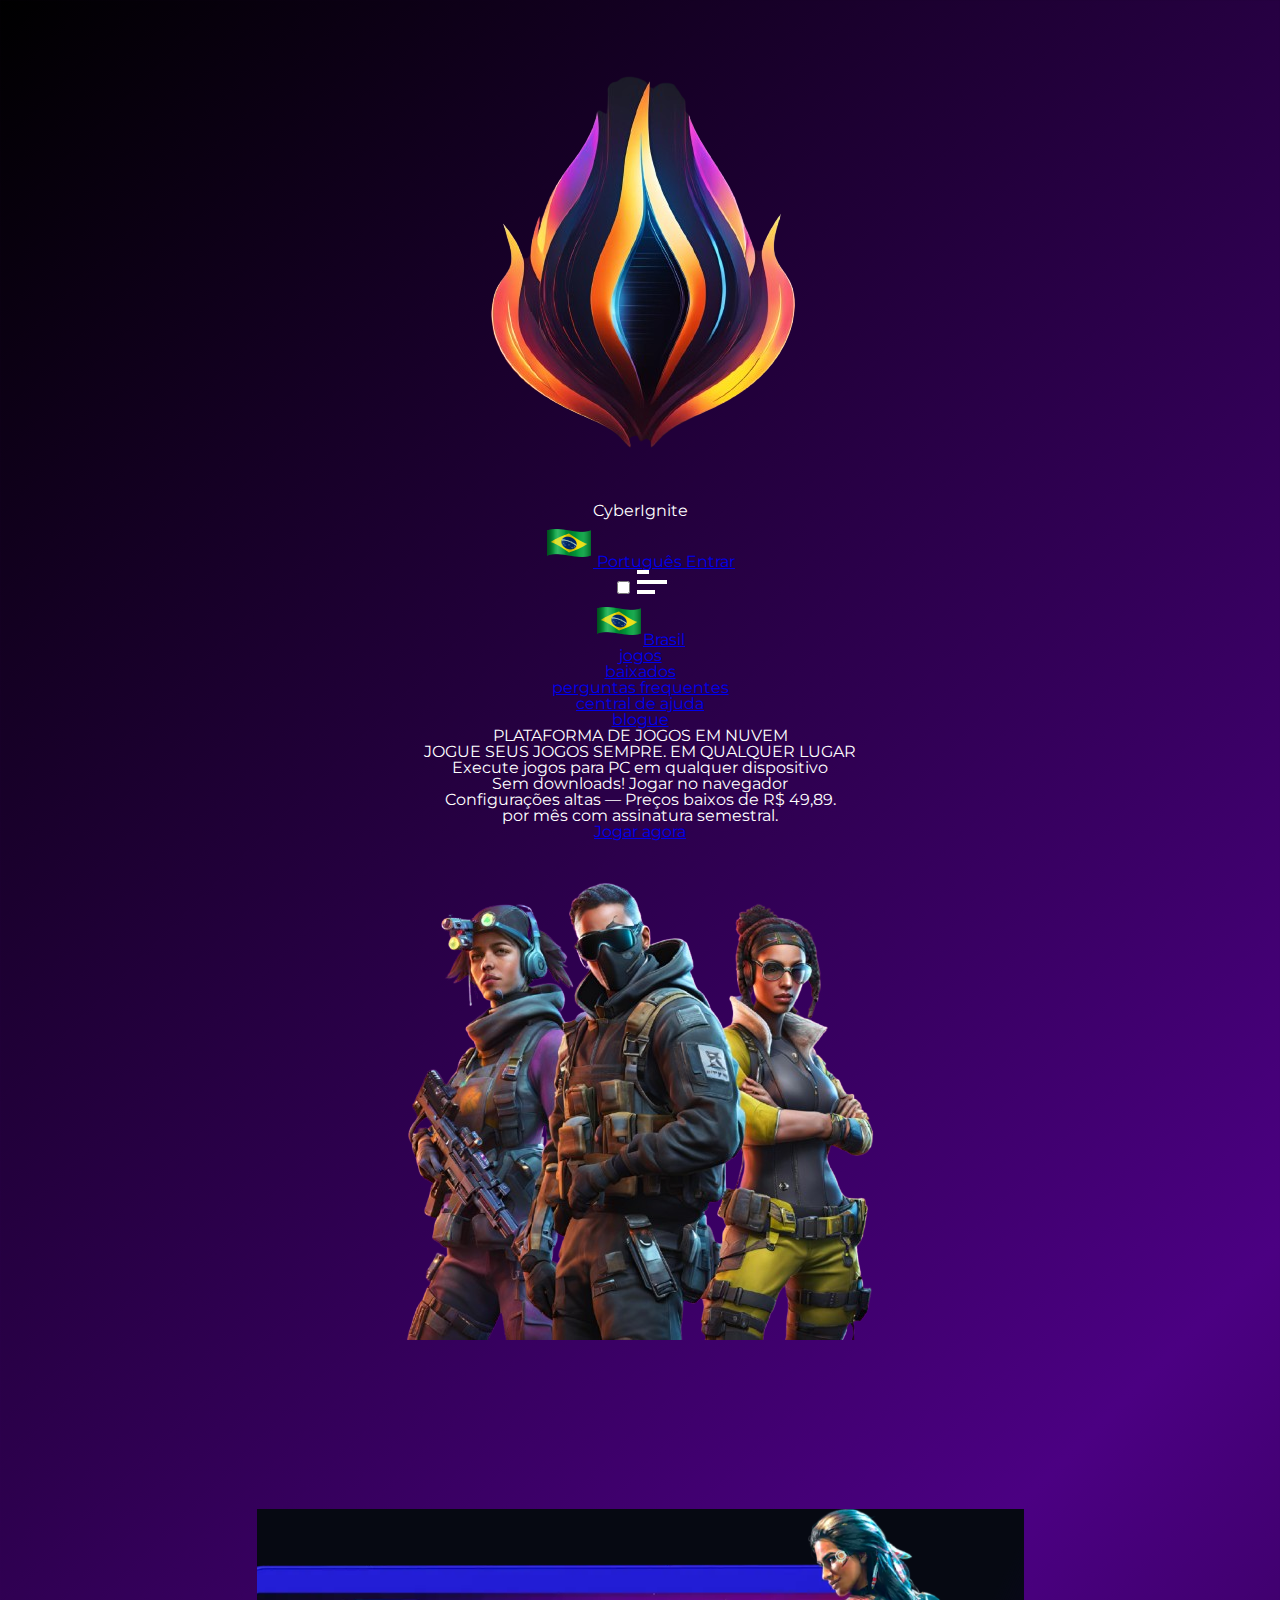
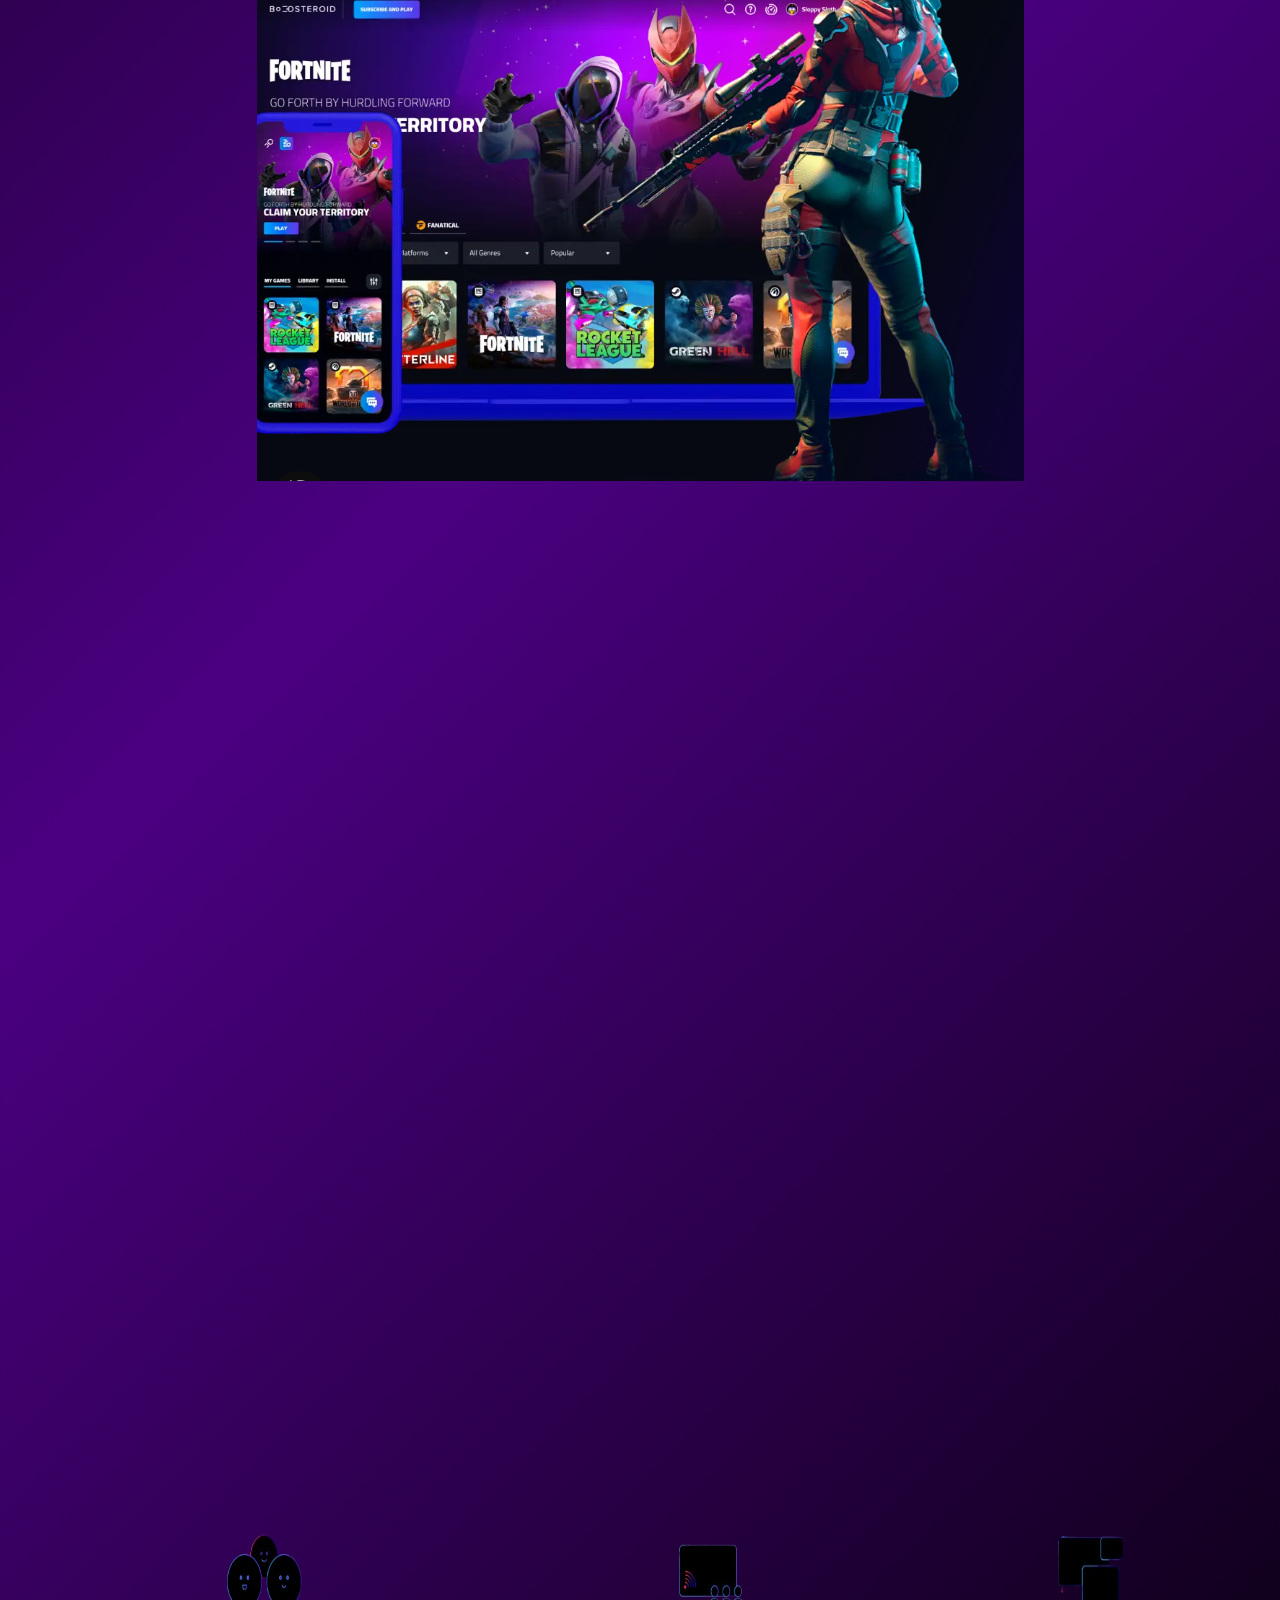
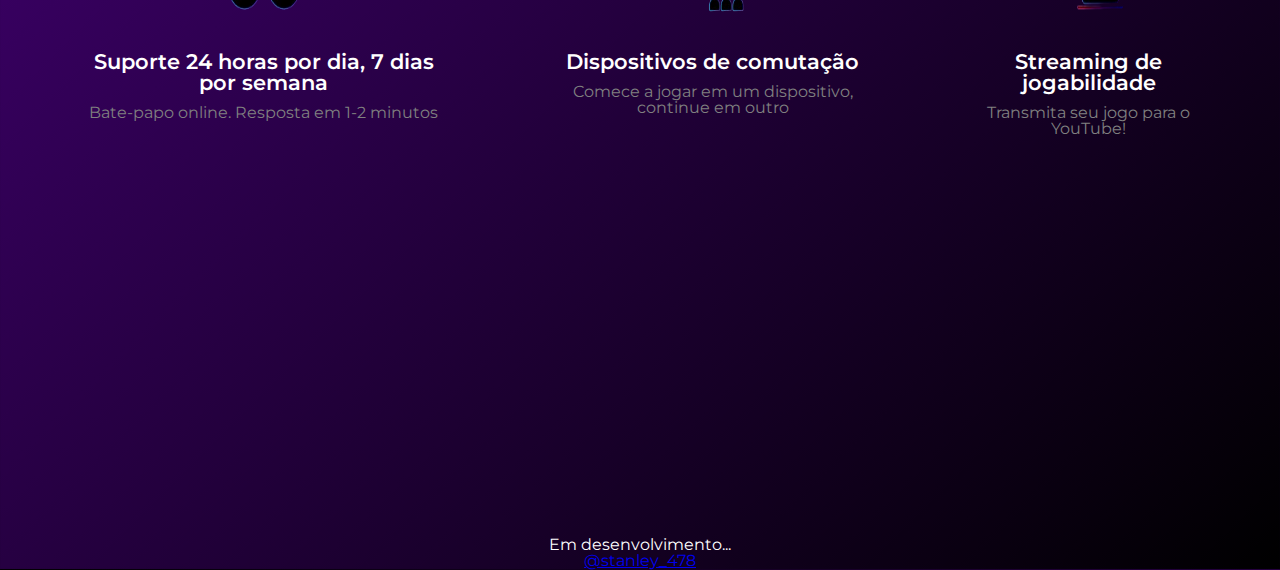
<file: CyberBlaze/index.html>
<!DOCTYPE html>
<html lang="pt-BR">
<head>
    <meta charset="UTF-8">
    <meta name="viewport" content="width=device-width, initial-scale=1.0">
    <title>CyberIgnite</title>
    <link rel="stylesheet" href="./assets/styles/styles.css">
    <link rel="icon" href="./assets/imgs/png/chama roxa circular.png">
    <link rel="preconnect" href="https://fonts.googleapis.com">
    <link rel="preconnect" href="https://fonts.gstatic.com" crossorigin>
    <link href="https://fonts.googleapis.com/css2?family=Montserrat:ital,wght@0,100..900;1,100..900&display=swap" rel="stylesheet">
</head>
<body>
    <header class="cabecalho">
        <img class="cabecalho__imagem__logo" src="./assets/imgs/png/design_da_chama_roxa-com o fundo removido.png" alt="Logo">
        <p class="cabecalho__logo">CyberIgnite</p>
        <nav class="cabecalho__navbar">
            <div class="cabecalho__navbar__botoes">
                <a class="cabecalho__navbar__botoes__idioma" href="#">
                    <img src="./assets/imgs/png/icons8-brasil-emoji-48.png" class="bandeira-brasil" alt="Brasil">
                    Português
                </a>
                <a class="cabecalho__navbar__botoes__entrar" href="#">Entrar</a>
            </div>
            <input type="checkbox" id="menu" class="cabecalho__navbar__botao">
            <label for="menu" class="cabecalho__navbar__rotulo">
                <svg class="cabecalho__navbar__rotulo-menu-humburguer" width="30" height="24" viewBox="0 0 30 24" xmlns="http://www.w3.org/2000/svg">
                    <rect width="12" height="4" fill="#fff" />
                    <rect y="10" width="30" height="4" fill="#fff" />
                    <rect y="20" width="18" height="4" fill="#fff" />
                </svg>
            </label>
            <ul class="cabecalho__navbar-lista">
                <a class="cabecalho__navbar-lista-icone" href="#"><img src="./assets/imgs/png/icons8-brasil-emoji-48.png">Brasil</a>
                <li><a class="cabecalho__navbar-lista__link" href="../CyberBlaze-games/games.html">jogos</a></li>
                <li><a class="cabecalho__navbar-lista__link" href="#">baixados</a></li>
                <li><a class="cabecalho__navbar-lista__link" href="#">perguntas frequentes</a></li>
                <li><a class="cabecalho__navbar-lista__link" href="#">central de ajuda</a></li>
                <li><a class="cabecalho__navbar-lista__link" href="#">blogue</a></li>
            </ul>
        </nav>
    </header>
    
    <section class="principal">
        <div class="principal__container">
            <div class="principal__caixa">
                <h1 class="principal__caixa__texto">PLATAFORMA DE JOGOS EM NUVEM</h1>
                <div class="principal__caixa__popup-container">
                    <div class="principal__caixa__popup-container__conteudo">
                        <h2>JOGUE SEUS JOGOS SEMPRE. EM QUALQUER LUGAR</h2>
                    </div>
                </div>
            </div>
            <div class="principal__sublinhados">
                <p class="principal__sublinhados__texto">Execute jogos para PC em qualquer dispositivo</p>
                <p class="principal__sublinhados__texto">Sem downloads! Jogar no navegador</p>
            </div>
            <div class="principal__precos">
                <h3 class="principal__precos__subtitulo">
                    Configurações altas — Preços baixos <strong>de</strong>
                    <strong class="principal__precos__subtitulo__destaque">R$ 49,89.</strong>
                </h3>
                <p class="principal__precos__texto">por mês com assinatura semestral.</p>
            </div>
        </div>
        <div class="principal__segundo__container">
            <div class="principal__segundo__container__botao"> 
                <a href="../cyberblaze-games/games.html" class="principal__segundo__container__botao-link">Jogar agora</a>
            </div>
            <img src="./assets/imgs/png/imagem do container principal sem fundo.png" class="principal__segundo__container__imagem" alt="Imagem Principal">
        </div>
    </section>

    <section class="segunda__sessao">
        <h3 class="segunda__sessao__titulo terceira__sessao__titulo">Ligue seus dispositivos</h3>
        <img class="segunda__sessao-imagem" src="./assets/imgs/png/Captura de tela 2024-10-14 214022.png">
        <div class="segunda__sessao-cards">
            <ul class="segunda__sessao-cards__lista">
                <li class="segunda__sessao-cards__lista__itens">
                    <img class="segunda__sessao-cards__lista__itens__imagem"  src="./assets/imgs/png/primeira imagem da ul com fundo removido.png" alt="imagem">
                    <div class="segunda__sessao-cards__lista__itens__container">
                        <h4 class="segunda__sessao-cards__lista__itens__container__titulo">
                            Seus jogos, nosso poder
                        </h4>
                        <p class="segunda__sessao-cards__lista__itens__container__texto">
                            Os jogos são lançados em nossas plataformas de jogos remotos de última geração, a jogabilidade é transmitida para você. Desfrute de centenas de títulos de plataformas populares.
                        </p>
                        <div class="segunda__sessao-cards__lista__itens__container__imagens">
                            <img src="./assets/imgs/png/social_media_streaming_controller_market_game_steam_icon_230299.png" alt="Steam" class="segunda__sessao-cards__lista__itens__container__imagens__imagem">

                            <img src="./assets/imgs/png/unreal_engine_logo_icon_144771.png" alt="Unreal Engine" class="segunda__sessao-cards__lista__itens__container__imagens__imagem">

                            <img src="./assets/imgs/png/social_media_epic_games_play_logo_icon_228467.png" alt="Epic Games" class="segunda__sessao-cards__lista__itens__container__imagens__imagem">
                            <p class="segunda__sessao-cards__lista__itens__container__imagens__texto">e mais...</p>
                        </div>

                        <P class="segunda__sessao-cards__lista__itens__container__descricao">
                            * Inicie os jogos que você já possui
                        </P>
                    </div>
                </li>
                <li class="segunda__sessao-cards__lista__itens">
                    <img class="segunda__sessao-cards__lista__itens__imagem" src="./assets/imgs/png/segunda imagem da ul com fundo removido.png" alt="imagem">
                    <div class="segunda__sessao-cards__lista__itens__container">
                        <h4 class="segunda__sessao-cards__lista__itens__container__titulo">
                            Sem downloads, sem atualizações
                        </h4>
                        <p class="segunda__sessao-cards__lista__itens__container__texto">
                            Sem downloads, armazenamento e atualizações de arquivos do jogo. Seu trabalho é jogar, nós cuidamos do resto.
                        </p>
                    </div>
                </li>
                <li class="segunda__sessao-cards__lista__itens">
                    <img class="segunda__sessao-cards__lista__itens__imagem" src="./assets/imgs/png/terceira imagem da ul com o fundo removido.png" alt="imagem">
                    <div class="segunda__sessao-cards__lista__itens__container">
                        <h4 class="segunda__sessao-cards__lista__itens__container__titulo">
                            Sem limites de tempo de sessão
                        </h4>
                        <p class="segunda__sessao-cards__lista__itens__container__texto">
                            Duração ilimitada da sessão. Acesso instantâneo se os servidores estiverem livres, filas inteligentes em horários de pico.
                        </p>
                    </div>
                </li>
            </ul>
        </div>
    </section>

    <section class="terceira__sessao">
        <h3 class="terceira__sessao__titulo">Muitas coisas legais</h3>
        <div class="terceira__sessao-cards">
            <article class="terceira__sessao-cards__itens">
                <img src="./assets/imgs/png/imagem_do_article1_sem fundo.png" alt="img" class="terceira__sessao-cards__itens-imagem">
                <div class="terceira__sessao-cards__itens-container">
                    <h4 class="terceira__sessao-cards__itens__titulo">Suporte 24 horas por dia, 7 dias por semana</h4>
                    <p class="terceira__sessao-cards__itens__texto">Bate-papo online. Resposta em 1-2 minutos</p>
                </div>
            </article>
            <article class="terceira__sessao-cards__itens">
                <img src="./assets/imgs/png/imagem_do_article_3_sem fundo.png" alt="img" class="terceira__sessao-cards__itens-imagem">
                <div class="terceira__sessao-cards__itens-container">
                    <h4 class="terceira__sessao-cards__itens__titulo">Dispositivos de comutação</h4>
                    <p class="terceira__sessao-cards__itens__texto">Comece a jogar em um dispositivo,
                        continue em outro</p>
                </div>
            </article>
            <article class="terceira__sessao-cards__itens">
                <img src="./assets/imgs/png/imagem_do_article_2_sem fundo.png" alt="img" class="terceira__sessao-cards__itens-imagem">
                <div class="terceira__sessao-cards__itens-container">
                    <h4 class="terceira__sessao-cards__itens__titulo">Streaming de jogabilidade</h4>
                    <p class="terceira__sessao-cards__itens__texto">Transmita seu jogo para o
                        YouTube!</p>
                </div>
            </article>
        </div>
    </section>

    <section class=" display">
        <h3>Jogos AAA ilimitados</h3>
        <p>Execute jogos de PC em dispositivos de baixo custo, desatualizados ou ultraportáteis!</p>
        <P>Jogue no Mac, Linux, iOS, Android, ChromeOS ou smart TVs sem console</p>
    </section>

    <section class="quarta__sessao">
        <p class="quarta__sessao__dev">Em desenvolvimento...</p>
        <a  class="quarta__sessao__link" href="https://www.instagram.com/stanley_478">@stanley_478</a>
    </section>
    
    <script src="./assets/scripts.js/script.js"></script>
</body>
</html>
</file>
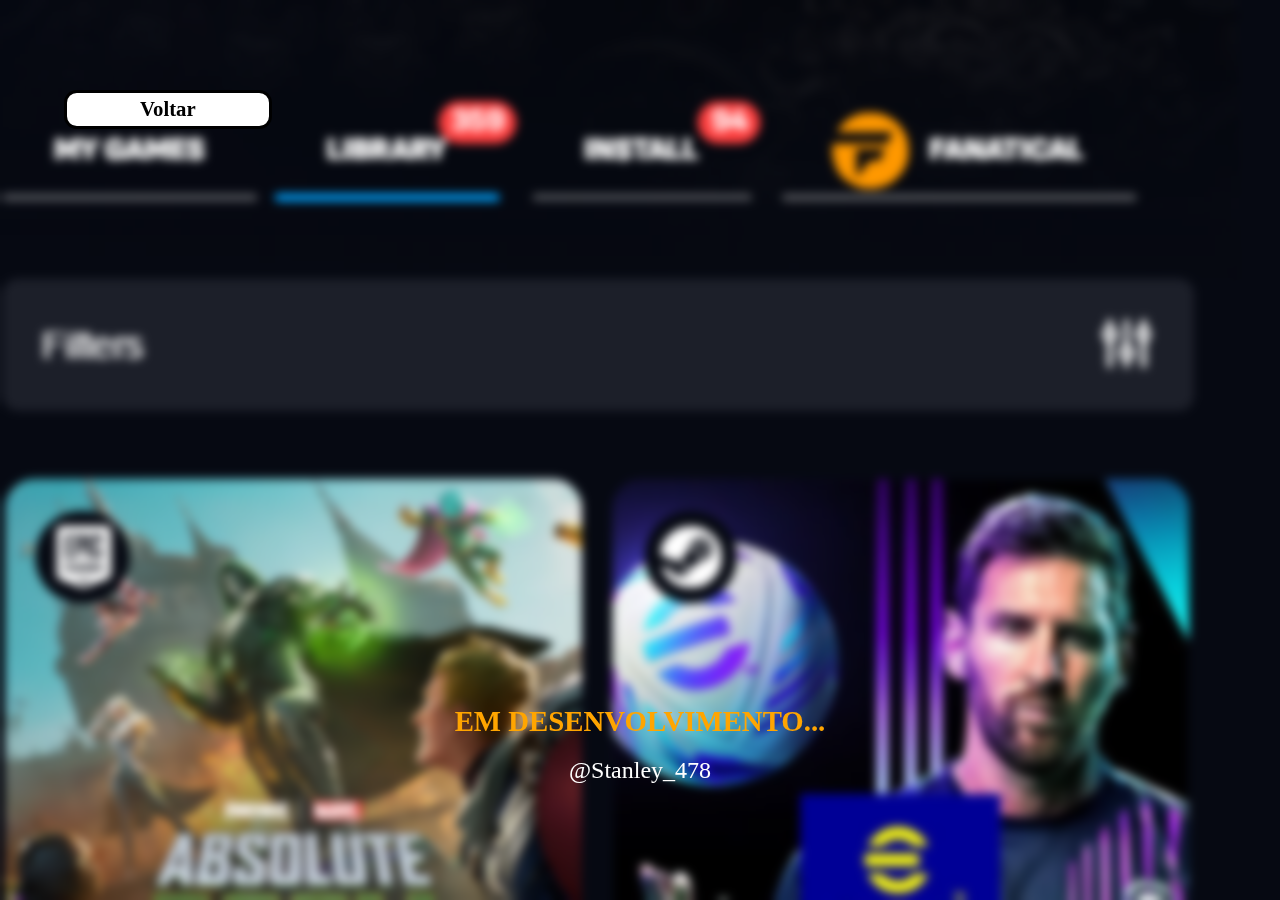
<file: cyberblaze-games/games.html>
<!DOCTYPE html>
<html lang="pt-br">
<head>
    <script async src="https://pagead2.googlesyndication.com/pagead/js/adsbygoogle.js?client=ca-pub-4467754145506663"
    crossorigin="anonymous"></script>
    <meta charset="UTF-8">
    <meta name="viewport" content="width=device-width, initial-scale=1.0">
    <title>CyberBlaze</title>
    <link rel="stylesheet" href="./assets/styles/styles.css">
</head>
<body class="jogos">
    <a  class="jogos__botao" href="../index.html">Voltar</a>
    <h1 class="jogos__titulo">Em desenvolvimento...</h1>
    <a href="https://www.instagram.com/Stanley_478" class="jogos__link">@Stanley_478</a>
    
</body>
</html>
</file>
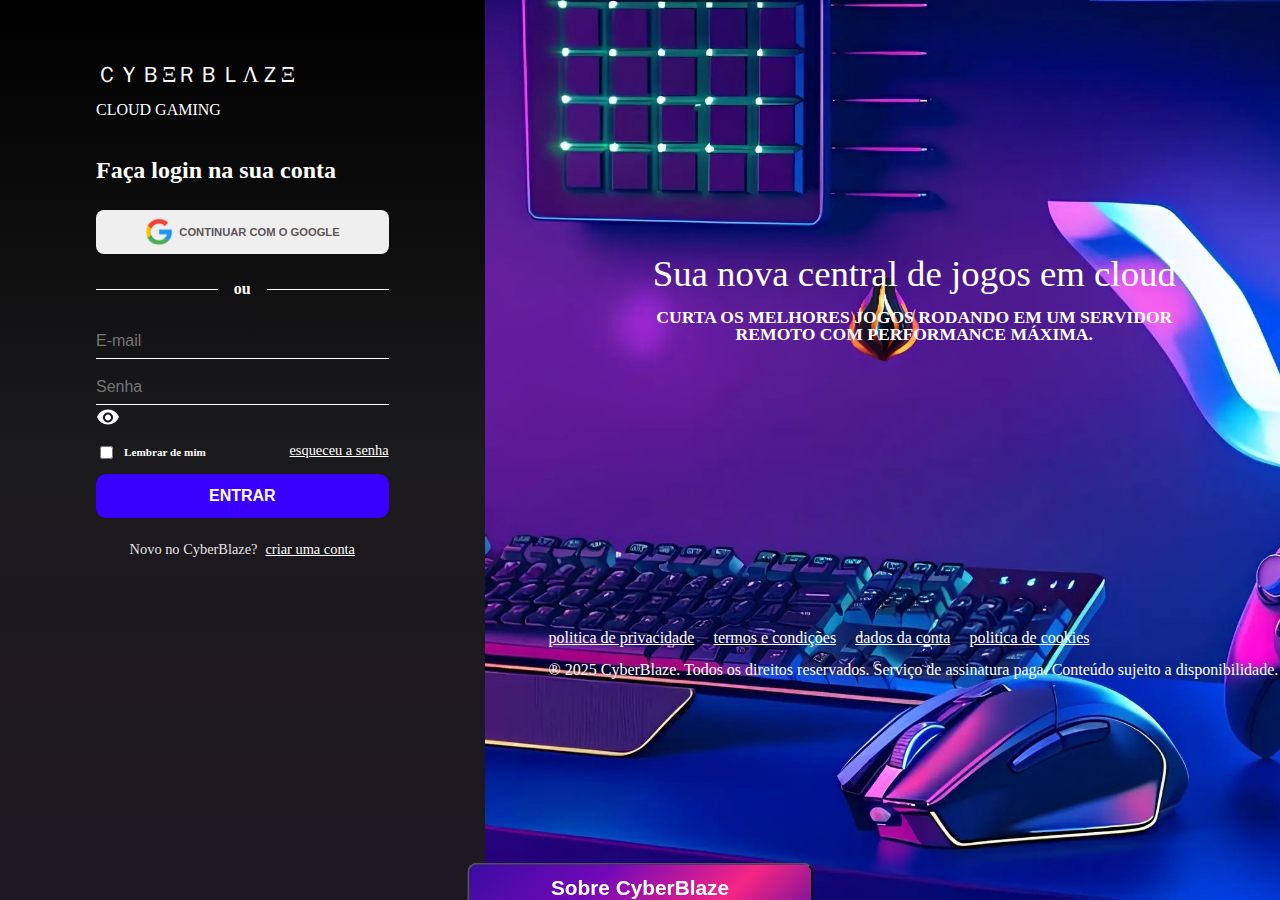
<file: cyberblaze-login/login.html>
<!DOCTYPE html>
<html lang="en">

<head>
    <script async src="https://pagead2.googlesyndication.com/pagead/js/adsbygoogle.js?client=ca-pub-4467754145506663"
        crossorigin="anonymous"></script>
    <meta charset="UTF-8">
    <meta name="viewport" content="width=device-width, initial-scale=1.0">
    <link rel="icon" href="./assents/imgs/chama roxa circular.webp">
    <link rel="stylesheet" href="./assents/styles/styles.css">
    <title>Jogos em nuvem Cyberblaze</title>
</head>

<body>
    <div class="wrapper">

        <!-- Parte esquerda: formulário -->

        <section class="main">
            <div class="main__titles">
                <h1 class="title">ＣＹＢΞＲＢＬΛＺΞ</h1>
                <p class="subtitle">cloud gaming</p>
            </div>

            <form class="inputs">
                <h3 class="text">Faça login na sua conta</h3>
                <button class="button__google">
                    <img src="./assents/imgs/Google-logo.png" alt="logo do google" class="google"> continuar com o
                    Google
                </button>
                <div class="divider">
                    <span class="text">ou</span>
                </div>
                <div class="group">
                    <label for="email"></label>
                    <input class="input email" type="email" id="email" placeholder="E-mail">
                </div>
                <div class="group">
                    <label for="senha"></label>
                    <input class="input password" type="password" id="senha" placeholder="Senha">
                    <span onclick="togglePassword()">
                        <!-- Ícone do olho -->
                        <svg id="eye-icon" xmlns="http://www.w3.org/2000/svg" width="24" height="24" fill="white"
                            viewBox="0 0 24 24">
                            <path
                                d="M12 4.5C7 4.5 2.73 7.61 1 12c1.73 4.39 6 7.5 11 7.5s9.27-3.11 11-7.5c-1.73-4.39-6-7.5-11-7.5zm0 13c-2.76 0-5-2.24-5-5s2.24-5 5-5 5 2.24 5 5-2.24 5-5 5zm0-8c-1.66 0-3 1.34-3 3s1.34 3 3 3 3-1.34 3-3-1.34-3-3-3z" />
                        </svg>
                    </span>
                </div>
                <div class="inputs__check">
                    <div class="container">
                        <input type="checkbox" id="permitir">
                        <p class="text">Lembrar de mim</p>
                    </div>
                    <a class="link" href="#">esqueceu a senha</a>
                </div>
                <div class="container__1">
                    <button class="button__login" id="button">Entrar</button>
                    <P class="create">Novo no CyberBlaze?<a class="link" href="#">criar uma conta</a></P>
                </div>
            </form>
        </section>

        <!-- Parte direita: imagem de fundo -->

        <div class="background">
            <div class="texts">
                <h2 class="title">Sua nova central de jogos em cloud</h2>
                <p class="text"> Curta os melhores jogos rodando em um servidor remoto com performance máxima.</p>
            </div>

            <footer class="footer">
                <ul class="list">
                    <li>
                        <a href="#" class="link">politica de privacidade</a>
                    </li>
                    <li>
                        <a href="#" class="link">termos e condições</a>
                    </li>
                    <li>
                        <a href="#" class="link">dados da conta</a>
                    </li>
                    <li>
                        <a href="#" class="link">politica de cookies</a>
                    </li>
                </ul>

                <div class="copyright">
                    <p class="text">® 2025 CyberBlaze. Todos os direitos reservados. Serviço de assinatura paga.
                        Conteúdo sujeito a disponibilidade.</p>
                </div>
        </div>
        <footer class="footer">
            <ul class="list">
                <li>
                    <a href="#" class="link">politica de privacidade</a>
                </li>
                <li>
                    <a href="#" class="link">termos e condições</a>
                </li>
                <li>
                    <a href="#" class="link">dados da conta</a>
                </li>
                <li>
                    <a href="#" class="link">politica de cookies</a>
                </li>
            </ul>

            <div class="copyright">
                <p class="text">® 2025 CyberBlaze. Todos os direitos reservados. Serviço de assinatura paga.
                    Conteúdo sujeito a disponibilidade.</p>
            </div>
    </div>
    <button class="about" id="about" onclick="toggleAbout()">sobre CyberBlaze</button>

    <!-- Página puxada (inicialmente escondida) -->
    <div class="about-panel" id="aboutPanel">
        <div class="about-content">
            <article class="items">
                <img src="./assents/imgs/ic-power.svg" alt="" class="img">
                <div class="texts">
                    <h4 class="title">Seu universo gamer</h4>
                    <p class="text">Aproveite o acesso fácil aos melhores jogos no Windows, macOS, Linux, iOS, Android, Android TV!</p>
                </div>
            </article>
            <article class="items">
                <img src="./assents/imgs/ic-limit.svg" alt="" class="img">
                <div class="texts">
                    <h4 class="title">Streaming de jogabilidade</h4>
                    <p class="text">Jogue o tempo que quiser, não temos limites de tempo de sessão! Catálogo completo de jogos, 1080p/60 FPS, quase qualquer dispositivo e sistema operacional - sem limites com uma assinatura.</p>
                </div>
            </article>
            <article class="items">
                <img src="./assents/imgs/ic-stream.svg" alt="" class="img">
                <div class="texts">
                    <h4 class="title">Streaming de jogabilidade</h4>
                    <p class="text">Transmita sua sessão de jogo no Boosteroid ao vivo para o Youtube</p>
                </div>
            </article>
            <button class="close-about" onclick="toggleAbout() ">Fechar</button>

        </div>
    </div>

    <div class="overlay" id="overlay"></div>

    <script src="./assents/script.js/script.js" defer></script>
</body>

</html>
</file>
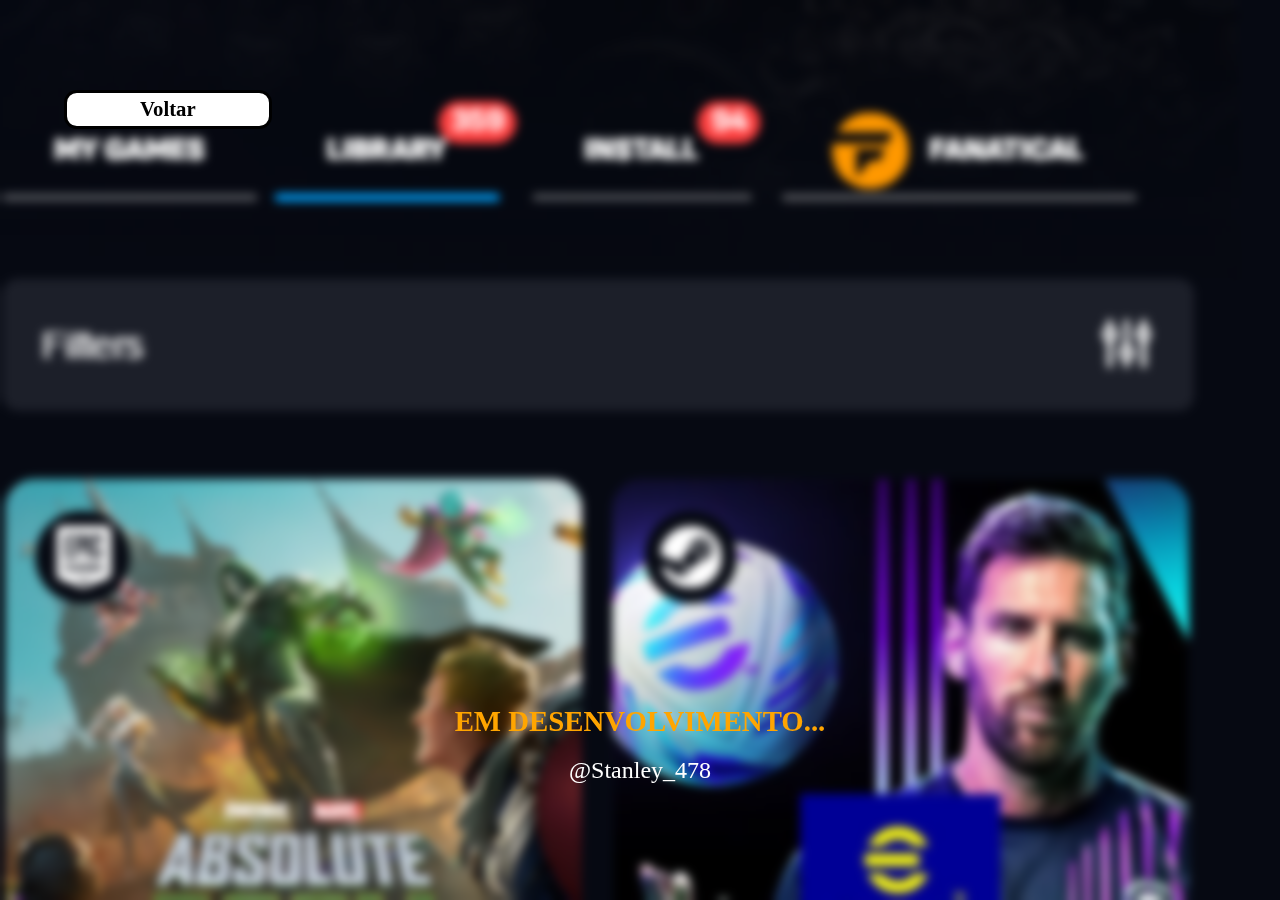
<file: CyberBlaze-games/assetes-games/games.html>
<!DOCTYPE html>
<html lang="pt-br">
<head>
    <meta charset="UTF-8">
    <meta name="viewport" content="width=device-width, initial-scale=1.0">
    <title>CiberBlaze</title>
    <link rel="stylesheet" href="./styles/styles.css">
</head>
<body class="jogos">
    <a  class="jogos__botao" href="/CyberBlaze/index.html">Voltar</a>
    <h1 class="jogos__titulo">Em desenvolvimento...</h1>
    <a href="https://www.instagram.com/Stanley_478" class="jogos__link">@Stanley_478</a>
    
</body>
</html>
</file>
<file: cyberblaze-games/assets/styles/styles.css>
body {
  padding: 0;
  margin: 0;
  box-sizing: border-box;
  background-image: url("/cyberblaze-games/assets/imgs/Captura de tela 2024-10-20 100447.png");
  background-image: 50vw;
  background-size: cover; /* Faz a imagem cobrir todo o background */
  background-position: center; /* Centraliza a imagem */
  backdrop-filter: blur(5px); /* Aplica o efeito de desfoque */
  -webkit-backdrop-filter: blur(5px); /* Compatibilidade com navegadores webkit */
  height: 100vh; /* O body cobre a altura total da viewport */
  margin: 0; /* Remove a margem do body */
  display: flex;
  text-align: center;
  justify-content: center;
}

.jogos {
  display: flex;
  flex-direction: column;
  justify-content: start;
}
.jogos__botao {
  color: white;
  font-size: 1.3rem;
  text-decoration: none;
  border: 3px solid black;
  border-radius: 0.8rem;
  width: 15%;
  margin: 7% 0 0 5%;
  background-color: white;
  color: black;
  padding: 0.3rem;
  font-weight: 600;
}
.jogos__titulo {
  margin-top: 45%;
  color: orange;
  text-transform: uppercase;
  font-size: 1.8rem;
}
.jogos__link {
  text-decoration: none;
  color: white;
  font-size: 1.5rem;
}/*# sourceMappingURL=styles.css.map */
</file>
<file: CyberBlaze-games/assetes-games/styles/styles.css>
body {
  padding: 0;
  margin: 0;
  box-sizing: border-box;
  background-image: url("../imgs/Captura de tela 2024-10-20 100447.png");
  background-image: 50vw;
  background-size: cover; /* Faz a imagem cobrir todo o background */
  background-position: center; /* Centraliza a imagem */
  backdrop-filter: blur(5px); /* Aplica o efeito de desfoque */
  -webkit-backdrop-filter: blur(5px); /* Compatibilidade com navegadores webkit */
  height: 100vh; /* O body cobre a altura total da viewport */
  margin: 0; /* Remove a margem do body */
  display: flex;
  text-align: center;
  justify-content: center;
}

.jogos {
  display: flex;
  flex-direction: column;
  justify-content: start;
}
.jogos__botao {
  color: white;
  font-size: 1.3rem;
  text-decoration: none;
  border: 3px solid black;
  border-radius: 0.8rem;
  width: 15%;
  margin: 7% 0 0 5%;
  background-color: white;
  color: black;
  padding: 0.3rem;
  font-weight: 600;
}
.jogos__titulo {
  margin-top: 45%;
  color: orange;
  text-transform: uppercase;
  font-size: 1.8rem;
}
.jogos__link {
  text-decoration: none;
  color: white;
  font-size: 1.5rem;
}/*# sourceMappingURL=styles.css.map */
</file>
<file: CyberBlaze/assets/styles/styles.css>
@charset "UTF-8";
/* http://meyerweb.com/eric/tools/css/reset/ 
   v2.0 | 20110126
   License: none (public domain)
*/
html, body, div, span, applet, object, iframe,
h1, h2, h3, h4, h5, h6, p, blockquote, pre,
a, abbr, acronym, address, big, cite, code,
del, dfn, em, img, ins, kbd, q, s, samp,
small, strike, strong, sub, sup, tt, var,
b, u, i, center,
dl, dt, dd, ol, ul, li,
fieldset, form, label, legend,
table, caption, tbody, tfoot, thead, tr, th, td,
article, aside, canvas, details, embed,
figure, figcaption, footer, header, hgroup,
menu, nav, output, ruby, section, summary,
time, mark, audio, video {
  margin: 0;
  padding: 0;
  border: 0;
  font-size: 100%;
  font: inherit;
  vertical-align: baseline;
}

/* HTML5 display-role reset for older browsers */
article, aside, details, figcaption, figure,
footer, header, hgroup, menu, nav, section {
  display: block;
}

body {
  line-height: 1;
}

ol, ul {
  list-style: none;
}

blockquote, q {
  quotes: none;
}

blockquote:before, blockquote:after,
q:before, q:after {
  content: "";
  content: none;
}

table {
  border-collapse: collapse;
  border-spacing: 0;
}

body {
  margin: 0;
  padding: 0;
  box-sizing: border-box;
  /*background: linear-gradient(to right, #16151B, #1A1A24, #1B1E27);*/
  background: linear-gradient(135deg, #000000, #4b0082 50%, #000000 100%);
  color: white;
  min-height: 100vh;
  width: auto;
  font-size: 1rem;
  font-weight: 400;
  text-align: center;
  font-family: "Montserrat", sans-serif;
  overflow-x: hidden; /* Adiciona esta linha para evitar rolagem horizontal */
}

@media screen and (min-width: 0px) and (max-width: 520px) {
  .header {
    display: flex;
    justify-content: space-between;
    align-items: center;
    text-align: center;
  }
  .header__logo-image {
    height: 60px;
    width: 80px;
    margin: 1rem 0 0 0.7rem;
  }
  .header__logo-text {
    display: none;
  }
  .header__navbar {
    display: flex;
    position: relative;
    gap: 1rem;
    margin: 4% 7% 0 0;
    text-align: center;
    align-items: center;
  }
  .header__navbar-buttons__language {
    display: none;
  }
  .header__navbar-buttons__login {
    font-size: 1rem;
    padding: 0.7rem 0.8rem;
    background: #3A00FF;
    border-color: #3A00FF;
    text-decoration: none;
    color: white;
    border-radius: 8px;
    text-transform: uppercase;
    font-family: "Montserrat sans,serif";
  }
  .header__navbar-buttons__login:hover {
    border-color: white;
    font-size: 1.1rem;
    font-weight: 700;
    text-transform: uppercase;
  }
  .header__navbar-button {
    display: none;
  }
  .header__navbar-label {
    cursor: pointer;
    position: relative;
    z-index: 10;
  }
  .header__navbar-label .header__navbar-label__menu-humburguer {
    transition: transform 0.3s ease;
    display: flex;
    flex-direction: column;
    gap: 4px;
  }
  .header__navbar-list {
    display: none;
    position: absolute;
    top: 200%;
    right: 0;
    background: #444;
    border-radius: 5px;
    z-index: 10000;
  }
  .header__navbar-list__flag {
    display: none;
  }
  .header__navbar-list__link {
    color: #fff;
    text-decoration: none;
    padding: 0.5rem 1rem;
    display: block;
  }
  .header__navbar-list__link:hover {
    background: #555;
  }
  .header__navbar-button:checked ~ .header__navbar-list {
    display: block;
  }
  .header__navbar-button:checked ~ .header__navbar__label .header__navbar-label__menu-humburguer rect:nth-of-type(1) {
    transform: rotate(45deg) translate(5px, 5px);
  }
  .header__navbar-button:checked ~ .header__navbar__label .header__navbar-label__menu-humburguer rect:nth-of-type(2) {
    display: none;
  }
  .header__navbar-button:checked ~ .header__navbar__label .header__navbar-label__menu-humburguer rect:nth-of-type(3) {
    transform: rotate(-45deg) translate(5px, -5px);
  }
}
@media screen and (min-width: 520px) and (max-width: 770px) {
  .header {
    display: flex;
    justify-content: space-between;
    align-items: center;
  }
  .header__logo-image {
    height: 60px;
    width: 80px;
    margin: 1rem 0 0 0.7rem;
  }
  .header__logo-text {
    display: none;
  }
  .header__navbar {
    display: flex;
    position: relative;
    gap: 1rem;
    margin: 4% 7% 0 0;
    text-align: center;
    align-items: center;
  }
  .header__navbar-buttons__language {
    display: none;
  }
  .header__navbar-buttons__login {
    font-size: 1rem;
    padding: 0.7rem 0.8rem;
    background: #3A00FF;
    border-color: #3A00FF;
    text-decoration: none;
    color: white;
    border-radius: 10px;
    text-transform: uppercase;
    font-family: "Montserrat sans,serif";
    font-weight: 700;
  }
  .header__navbar-buttons__login:hover {
    border-color: white;
    font-size: 1.1rem;
    font-weight: 700;
    text-transform: uppercase;
  }
  .header__navbar-button {
    display: none;
  }
  .header__navbar-label {
    cursor: pointer;
    position: relative;
    z-index: 10;
  }
  .header__navbar-label .header__navbar-label__menu-humburguer {
    transition: transform 0.3s ease;
    display: flex;
    flex-direction: column;
    gap: 4px;
  }
  .header__navbar-list {
    display: none;
    position: absolute;
    top: 200%;
    right: 0;
    background: #444;
    border-radius: 5px;
    z-index: 10000;
  }
  .header__navbar-list__flag {
    display: none;
  }
  .header__navbar-list__link {
    color: #fff;
    text-decoration: none;
    padding: 0.5rem 1rem;
    display: block;
  }
  .header__navbar-list__link:hover {
    background: #555;
  }
  .header__navbar-button:checked ~ .header__navbar-list {
    display: block;
  }
  .header__navbar-button:checked ~ .header__navbar__label .header__navbar-label__menu-humburguer rect:nth-of-type(1) {
    transform: rotate(45deg) translate(5px, 5px);
  }
  .header__navbar-button:checked ~ .header__navbar__label .header__navbar-label__menu-humburguer rect:nth-of-type(2) {
    display: none;
  }
  .header__navbar-button:checked ~ .header__navbar__label .header__navbar-label__menu-humburguer rect:nth-of-type(3) {
    transform: rotate(-45deg) translate(5px, -5px);
  }
}
@media screen and (min-width: 770px) and (max-width: 950px) {
  .header {
    display: flex;
    justify-content: space-between;
    align-items: center;
    margin: 2% 0 0 3%;
    text-align: center;
  }
  .header__logo {
    display: flex;
    align-items: center;
  }
  .header__logo-image {
    height: 60px;
    width: 80px;
  }
  .header__logo-text {
    text-align: center;
    align-items: center;
    font-size: 20px;
    text-transform: uppercase;
    gap: 0.5rem;
    color: white;
    display: block;
  }
  .header__navbar {
    margin: 0 4% 0 5%;
    display: flex;
    position: relative;
    align-items: center;
  }
  .header__navbar-buttons {
    display: flex;
    justify-content: space-between;
  }
  .header__navbar-buttons__language {
    display: flex;
    text-align: center;
    align-items: center;
    text-decoration: none;
    color: white;
    border: 1px solid white;
    border-radius: 7px;
    font-size: 0.6rem;
    padding: 0.1rem 0.6rem;
    gap: 0.2rem;
  }
  .header__navbar-buttons__language-flag {
    height: 2rem;
    width: 2rem;
  }
  .header__navbar-buttons__login {
    display: flex;
    margin-left: 1rem;
    font-size: 1rem;
    padding: 0 1.5rem;
    background: #3A00FF;
    border-color: #3A00FF;
    color: white;
    text-decoration: none;
    text-align: center;
    align-items: center;
    border-radius: 10px;
    font-weight: 700;
  }
  .header__navbar-button {
    display: none;
  }
  .header__navbar-label {
    margin-left: 1rem;
    cursor: pointer;
    position: relative;
    z-index: 10;
  }
  .header__navbar-label__menu-humburguer {
    transition: transform 0.3s ease;
    display: flex;
    flex-direction: column;
    gap: 4px;
  }
  .header__navbar-list {
    display: none;
    position: absolute;
    padding: 10%;
    top: 200%;
    right: 0;
    background: #444;
    border-radius: 5px;
    z-index: 10000;
  }
  .header__navbar-list__link {
    display: flex;
    justify-content: start;
    text-transform: uppercase;
    text-decoration: none;
    color: white;
    margin: 0.4rem 1rem 1rem 0;
    text-align: start;
    align-items: center;
  }
  .header__navbar-list__link:hover {
    color: orange;
  }
  .header__navbar-list__flag {
    display: none;
  }
  .header__navbar-button:checked ~ .header__navbar-list {
    display: block;
  }
}
@media screen and (min-width: 950px) {
  .header {
    display: flex;
    position: fixed;
    background: black;
    width: 100vw;
    justify-content: space-between;
    padding: 1.5rem;
    top: 0;
    left: 0;
    z-index: 2;
    align-items: center;
    text-align: center;
  }
  .header__logo {
    display: flex;
    align-items: center;
  }
  .header__logo-image {
    height: 60px;
    width: 80px;
  }
  .header__logo-text {
    text-align: center;
    align-items: center;
    font-size: 20px;
    text-transform: uppercase;
    gap: 0.5rem;
    color: white;
    display: block;
  }
  .header__navbar {
    margin: 0 4% 0 5%;
    display: flex;
    position: relative;
    align-items: center;
  }
  .header__navbar-buttons {
    display: flex;
    justify-content: space-between;
  }
  .header__navbar-buttons__language {
    display: flex;
    text-align: center;
    align-items: center;
    text-decoration: none;
    color: white;
    border: 1px solid white;
    border-radius: 7px;
    font-size: 0.6rem;
    padding: 0.1rem 0.6rem;
    gap: 0.2rem;
  }
  .header__navbar-buttons__language-flag {
    height: 2rem;
    width: 2rem;
  }
  .header__navbar-buttons__login {
    display: flex;
    margin-left: 1rem;
    font-size: 1rem;
    padding: 0 1.5rem;
    background: #3A00FF;
    border-color: #3A00FF;
    color: white;
    text-decoration: none;
    text-align: center;
    align-items: center;
    border-radius: 10px;
    font-weight: 700;
  }
  .header__navbar-button {
    display: none;
  }
  .header__navbar-label {
    margin-left: 1rem;
    cursor: pointer;
    position: relative;
    z-index: 10;
  }
  .header__navbar-label__menu-humburguer {
    transition: transform 0.3s ease;
    display: flex;
    flex-direction: column;
    gap: 4px;
  }
  .header__navbar-list {
    display: none;
    position: absolute;
    padding: 10%;
    top: 200%;
    right: 0;
    background: #444;
    border-radius: 5px;
    z-index: 10000;
  }
  .header__navbar-list__link {
    display: flex;
    justify-content: start;
    text-transform: uppercase;
    text-decoration: none;
    color: white;
    margin: 0.4rem 1rem 1rem 0;
    text-align: start;
    align-items: center;
  }
  .header__navbar-list__link:hover {
    color: orange;
  }
  .header__navbar-list__flag {
    display: none;
  }
  .header__navbar-button:checked ~ .header__navbar-list {
    display: block;
  }
}
@keyframes slide-down {
  0% {
    top: -100%;
    opacity: 0;
  }
  100% {
    top: calc(100% + 1rem);
    opacity: 1;
  }
}
@keyframes bounce {
  0%, 20%, 50%, 80%, 100% {
    transform: translateY(0);
  }
  40% {
    transform: translateY(-60px);
  }
  60% {
    transform: translateY(-40px);
  }
}
.hero-section__cta {
  display: flex;
  text-align: center;
}

@media screen and (min-width: 0px) and (max-width: 520px) {
  .hero-section {
    display: flex;
    flex-direction: column;
    align-items: center;
    gap: 1rem;
    margin-top: 10%;
    font-family: "Montserrat", sans-serif;
  }
  .hero-section__content {
    margin: 0% 12% 0% 12%;
    display: flex;
    flex-direction: column;
  }
  .hero-section__box {
    position: relative;
    text-align: start;
  }
  .hero-section__box__texto {
    font-size: 1.2rem;
    padding-right: 0.2rem;
  }
  .hero-section__box__popup-container {
    display: flex;
    position: absolute;
    top: -100%;
    left: 0;
    width: 100%;
    background-color: none;
    z-index: 1000;
    opacity: 0; /* Inicialmente invisível */
    transition: opacity 1s ease-in-out;
  }
  .hero-section__box__popup-container.show {
    animation: slide-down 1s ease-in-out forwards, bounce 3s 0.4s ease-in-out;
  }
  .hero-section__box__popup-container__conteudo {
    background: none !important;
    border-radius: 10px;
    text-wrap: wrap;
    margin: -0.7rem;
    padding: 0.7rem;
  }
  .hero-section__box__popup-container__conteudo h2 {
    font-size: 1.6rem;
    color: white;
    font-weight: 800;
    text-wrap: wrap;
    font-family: "Montserrat", sans-serif;
  }
  .hero-section__highlights {
    display: flex;
    margin: 7rem 4rem 1rem 0;
    gap: 1.8rem;
  }
  .hero-section__highlights-text {
    text-align: start;
    flex-wrap: wrap;
    text-wrap: wrap;
    font-size: 0.8rem;
    border-left: 4px solid orange;
    padding: 0.4rem 1rem 0.7rem 0.4rem;
    background: linear-gradient(to right, rgba(207, 189, 155, 0.8), rgba(255, 165, 0, 0) 100%);
    color: #fff;
    position: relative;
    z-index: 1;
    text-shadow: 1px 1px 2px rgba(0, 0, 0, 0.5);
  }
  .hero-section__pricing {
    display: flex;
    flex-direction: column;
    gap: 0.5rem;
    text-align: start;
  }
  .hero-section__pricing-title {
    font-size: 1.2rem;
    font-weight: 700;
    text-wrap: wrap;
  }
  .hero-section__pricing-title__highlight {
    font-size: 1.2rem;
    font-weight: 700;
  }
  .hero-section__pricing-description {
    font-size: 0.8rem;
    color: rgb(148, 141, 141);
  }
  .hero-section__cta {
    width: 100%;
    margin-top: 0.5rem;
    flex-direction: column;
    align-items: start;
    gap: 1rem;
  }
  .hero-section__cta-button {
    margin: 4% 0 0 12%;
  }
  .hero-section__cta-button__link {
    text-decoration: none;
    color: white;
    border: 2px solid linear-gradient(to right, #f4855d, #4b0082);
    padding: 1rem;
    font-family: "Montserrat", sans-serif;
    font-size: 1rem;
    font-weight: 600;
    text-transform: uppercase;
    border-radius: 13px;
    background: linear-gradient(to right, #FF7F50, #8A2BE2);
  }
  .hero-section__cta-button__link:hover {
    background: linear-gradient(to right, #8A2BE2, #FF7F50);
    font-size: 1.3rem;
  }
  .hero-section__cta__image {
    width: 100vw; /* Garante que a imagem ocupe 100% da largura do contêiner */
    max-width: 420px; /* Limita o tamanho máximo da imagem */
    height: auto; /* Mantém a proporção da imagem */
    border-radius: 1.2rem;
    margin: 0 auto; /* Centraliza a imagem */
    -o-object-fit: cover;
       object-fit: cover; /* Ajusta a imagem para cobrir o contêiner sem distorção */
  }
}
@media screen and (min-width: 521px) and (max-width: 770px) {
  .hero-section {
    display: flex;
    align-items: center;
    flex-direction: column;
    gap: 1rem;
    margin-top: 5%;
    font-family: "Montserrat", sans-serif;
  }
  .hero-section__content {
    margin: 0% 10% 0% 5%;
    display: flex;
    flex-direction: column;
  }
  .hero-section__box {
    position: relative;
    text-align: start;
  }
  .hero-section__box-texto {
    font-size: 1.2rem;
    padding-right: 0.2rem;
  }
  .hero-section__box__popup-container {
    display: flex;
    position: absolute;
    top: -100%;
    left: 0;
    width: 100%;
    background-color: none;
    z-index: 1000;
    opacity: 0; /* Inicialmente invisível */
    transition: opacity 1s ease-in-out;
  }
  .hero-section__box__popup-container.show {
    animation: slide-down 1s ease-in-out forwards, bounce 3s 0.4s ease-in-out;
  }
  .hero-section__box__popup-container__conteudo {
    background: none !important;
    border-radius: 10px;
    text-wrap: wrap;
    margin: -0.7rem;
    padding: 0.7rem;
  }
  .hero-section__box__popup-container__conteudo h2 {
    font-size: 2.3rem;
    color: white;
    font-weight: 800;
    text-wrap: wrap;
    font-family: "Montserrat", sans-serif;
  }
  .hero-section__highlights {
    display: flex;
    margin: 9rem 4rem 1rem 0;
    gap: 1.8rem;
  }
  .hero-section__highlights-text {
    text-align: start;
    flex-wrap: wrap;
    text-wrap: wrap;
    font-size: 0.8rem;
    border-left: 4px solid orange;
    padding: 0.8rem 1rem 0.8rem 0.4rem;
    background: linear-gradient(to right, rgba(207, 189, 155, 0.8), rgba(255, 165, 0, 0) 100%);
    color: #fff;
    position: relative;
    z-index: 1;
    text-shadow: 1px 1px 2px rgba(0, 0, 0, 0.5);
  }
  .hero-section__pricing {
    display: flex;
    flex-direction: column;
    gap: 0.5rem;
    text-align: start;
    padding-right: 25%;
  }
  .hero-section__pricing-title {
    font-size: 1.2rem;
    font-weight: 700;
    text-wrap: wrap;
    line-height: 1.3;
  }
  .hero-section__pricing-title__highlight {
    font-size: 1.9rem;
    font-weight: 600;
  }
  .hero-section__pricing-description {
    font-size: 0.9rem;
    color: rgb(148, 141, 141);
  }
  .hero-section__cta {
    display: flex;
    margin-top: 0.5rem;
    flex-direction: column;
    align-items: start;
    gap: 1rem;
  }
  .hero-section__cta-button {
    margin-top: 3%;
  }
  .hero-section__cta-button__link {
    text-decoration: none;
    color: white;
    border: 2px solid linear-gradient(to right, #f4855d, #4b0082);
    padding: 1rem;
    font-family: "Montserrat", sans-serif;
    font-size: 1.2rem;
    font-weight: 600;
    text-transform: uppercase;
    border-radius: 13px;
    background: linear-gradient(to right, #FF7F50, #8A2BE2);
  }
  .hero-section__cta-button__link:hover {
    background: linear-gradient(to right, #8A2BE2, #FF7F50);
    font-size: 1.3rem;
  }
  .hero-section__cta__image {
    width: 90vw; /* Garante que a imagem ocupe 100% da largura do contêiner */
    max-width: 100vw; /* Limita o tamanho máximo da imagem */
    height: auto; /* Mantém a proporção da imagem */
    border-radius: 1.2rem;
    margin: 0 auto; /* Centraliza a imagem */
    -o-object-fit: cover;
       object-fit: cover; /* Ajusta a imagem para cobrir o contêiner sem distorção */
  }
}
@media screen and (min-width: 770px) and (max-width: 950px) {
  .hero-section {
    gap: 1rem;
    flex-direction: column;
    margin-top: 15%;
    font-family: "Montserrat", sans-serif;
  }
  .hero-section__content {
    margin: 0% 15% 0% 5%;
    display: flex;
    flex-direction: column;
    display: block;
  }
  .hero-section__box {
    position: relative;
    text-align: start;
  }
  .hero-section__box-texto {
    font-size: 1.5rem;
    padding-right: 0.2rem;
    margin-bottom: 0.8rem;
  }
  .hero-section__box__popup-container {
    display: flex;
    position: absolute;
    top: -100%;
    left: 0;
    width: 100%;
    background-color: none;
    z-index: 1000;
    opacity: 0; /* Inicialmente invisível */
    transition: opacity 1s ease-in-out;
  }
  .hero-section__box__popup-container.show {
    animation: slide-down 1s ease-in-out forwards, bounce 3s 0.4s ease-in-out;
  }
  .hero-section__box__popup-container__conteudo {
    background: none !important;
    border-radius: 10px;
    text-wrap: wrap;
    margin: -0.7rem;
    padding: 0.7rem;
    line-height: 1.4;
  }
  .hero-section__box__popup-container__conteudo h2 {
    font-size: 2.3rem;
    color: white;
    font-weight: 800;
    text-wrap: wrap;
    font-family: "Montserrat", sans-serif;
  }
  .hero-section__highlights {
    display: flex;
    margin: 10rem 5rem 1rem 0;
    gap: 1.5rem;
  }
  .hero-section__highlights-text {
    text-align: start;
    flex-wrap: wrap;
    text-wrap: wrap;
    font-size: 1rem;
    border-left: 4px solid orange;
    padding: 0.8rem 3rem 0.8rem 0.4rem;
    background: linear-gradient(to right, rgba(207, 189, 155, 0.8), rgba(255, 165, 0, 0) 100%);
    color: #fff;
    position: relative;
    z-index: 1;
    text-shadow: 1px 1px 2px rgba(0, 0, 0, 0.5);
  }
  .hero-section__pricing {
    display: flex;
    gap: 0.5rem;
    text-align: start;
    padding-right: 25%;
    flex-direction: column;
  }
  .hero-section__pricing-title {
    font-size: 1.2rem;
    font-weight: 700;
    text-wrap: wrap;
    line-height: 1.3;
    text-transform: uppercase;
  }
  .hero-section__pricing-title__highlight {
    font-size: 1.9rem;
    font-weight: 700;
  }
  .hero-section__pricing-description {
    font-size: 0.9rem;
    color: rgb(148, 141, 141);
  }
  .hero-section__cta {
    display: flex;
    margin-top: 5%;
    flex-direction: column;
    align-items: start;
    gap: 1rem;
  }
  .hero-section__cta-button {
    margin: 3% 0 0 5%;
  }
  .hero-section__cta-button__link {
    text-decoration: none;
    color: white;
    border: 2px solid linear-gradient(to right, #f4855d, #4b0082);
    padding: 1rem;
    font-family: "Montserrat", sans-serif;
    font-size: 1.2rem;
    font-weight: 600;
    text-transform: uppercase;
    border-radius: 13px;
    background: linear-gradient(to right, #FF7F50, #8A2BE2);
  }
  .hero-section__cta-button__link:hover {
    background: linear-gradient(to right, #8A2BE2, #FF7F50);
    font-size: 1.3rem;
  }
  .hero-section__cta__image {
    width: 90vw; /* Garante que a imagem ocupe 100% da largura do contêiner */
    max-width: 100vw; /* Limita o tamanho máximo da imagem */
    height: auto; /* Mantém a proporção da imagem */
    border-radius: 1.2rem;
    margin: 0 auto; /* Centraliza a imagem */
    -o-object-fit: cover;
       object-fit: cover; /* Ajusta a imagem para cobrir o contêiner sem distorção */
  }
}
@media screen and (min-width: 950px) {
  .hero-section {
    gap: 1rem;
    flex-direction: column;
    margin-top: 20%;
    font-family: "Montserrat", sans-serif;
  }
  .hero-section__content {
    margin: 0% 15% 0% 10%;
    display: flex;
    flex-direction: column;
    display: block;
  }
  .hero-section__box {
    position: relative;
    text-align: start;
  }
  .hero-section__box-texto {
    font-size: 1.7rem;
    padding-right: 0.2rem;
    margin-bottom: 0.8rem;
  }
  .hero-section__box__popup-container {
    display: flex;
    position: absolute;
    top: -100%;
    left: 0;
    width: 100%;
    background-color: none;
    z-index: 1000;
    opacity: 0; /* Inicialmente invisível */
    transition: opacity 1s ease-in-out;
  }
  .hero-section__box__popup-container.show {
    animation: slide-down 1s ease-in-out forwards, bounce 3s 0.4s ease-in-out;
  }
  .hero-section__box__popup-container__conteudo {
    background: none !important;
    border-radius: 10px;
    text-wrap: wrap;
    margin: -0.7rem;
    padding: 0.7rem;
    line-height: 1.4;
  }
  .hero-section__box__popup-container__conteudo h2 {
    font-size: 2.5rem;
    color: white;
    font-weight: 800;
    text-wrap: wrap;
    font-family: "Montserrat", sans-serif;
    padding-right: 3rem;
  }
  .hero-section__highlights {
    display: flex;
    margin: 11rem 5rem 1rem 0;
    gap: 1.5rem;
  }
  .hero-section__highlights-text {
    text-align: start;
    flex-wrap: wrap;
    text-wrap: wrap;
    font-size: 1.2rem;
    border-left: 4px solid orange;
    padding: 1.2rem 6.5rem 1.2rem 0.6rem;
    background: linear-gradient(to right, rgba(207, 189, 155, 0.8), rgba(255, 165, 0, 0) 80%);
    color: #fff;
    position: relative;
    z-index: 1;
    text-shadow: 1px 1px 2px rgba(0, 0, 0, 0.5);
  }
  .hero-section__pricing {
    display: flex;
    gap: 0.5rem;
    text-align: start;
    padding-right: 25%;
    flex-direction: column;
  }
  .hero-section__pricing-title {
    font-size: 1.4rem;
    font-weight: 700;
    text-wrap: wrap;
    line-height: 1.3;
    text-transform: uppercase;
  }
  .hero-section__pricing-title__highlight {
    font-size: 1.9rem;
    font-weight: 700;
  }
  .hero-section__pricing-description {
    font-size: 1rem;
    color: rgb(148, 141, 141);
  }
  .hero-section__cta {
    display: flex;
    margin-top: 5%;
    flex-direction: column;
    align-items: start;
    gap: 1rem;
  }
  .hero-section__cta-button {
    margin: 0% 15% 0% 10%;
  }
  .hero-section__cta-button__link {
    text-decoration: none;
    color: white;
    border: 2px solid linear-gradient(to right, #f4855d, #4b0082);
    padding: 1.3rem;
    font-family: "Montserrat", sans-serif;
    font-size: 1.6rem;
    font-weight: 600;
    text-transform: uppercase;
    border-radius: 13px;
    background: linear-gradient(to right, #FF7F50, #8A2BE2);
  }
  .hero-section__cta-button__link:hover {
    background: linear-gradient(to right, #8A2BE2, #FF7F50);
    font-size: 1.3rem;
  }
  .hero-section__cta__image {
    width: 75vw; /* Garante que a imagem ocupe 100% da largura do contêiner */
    max-width: 100vw; /* Limita o tamanho máximo da imagem */
    height: auto; /* Mantém a proporção da imagem */
    border-radius: 1.2rem;
    margin: 0 auto; /* Centraliza a imagem */
    -o-object-fit: cover;
       object-fit: cover; /* Ajusta a imagem para cobrir o contêiner sem distorção */
  }
}
.segunda__sessao-cards {
  margin-top: 3.5rem;
}
.segunda__sessao-cards__imagem {
  width: 70vw;
  height: 30vh;
  border-radius: 10px;
}
.segunda__sessao-cards__lista {
  display: flex;
  flex-direction: column;
}
.segunda__sessao-cards__lista__itens {
  display: flex;
  margin: 0.8rem;
  text-align: center;
  align-items: start;
  color: rgb(172, 157, 157);
  /* Adicionando animação para aparecer da direita para a esquerda */
  opacity: 0;
  visibility: hidden; /* Esconde o item sem ocupar espaço */
  transform: scale(0); /* Inicialmente invisível e sem espaço */
  transition: opacity 0.5s ease, visibility 0s 0.5s, transform 0.5s ease; /* Transição suave */
  /* Quando o item entra na viewport */
}
.segunda__sessao-cards__lista__itens.mostrar {
  opacity: 1;
  visibility: visible; /* Torna o item visível */
  transform: scale(1); /* Elemento se expande */
  transition: opacity 0.5s ease, visibility 0s 0s, transform 1s ease;
}
.segunda__sessao-cards__lista__itens__imagem {
  width: 10vw;
  height: 10vh;
  padding-right: 1rem;
}
.segunda__sessao-cards__lista__itens__container {
  display: flex;
  text-align: start;
  flex-direction: column;
  gap: 1rem;
}
.segunda__sessao-cards__lista__itens__container__titulo {
  font-weight: 600;
  font-size: 1rem;
  color: white;
}
.segunda__sessao-cards__lista__itens__container__texto {
  font-size: 0.8rem;
}
.segunda__sessao-cards__lista__itens__container__imagens {
  display: flex;
  flex-direction: row;
  align-items: end;
}
.segunda__sessao-cards__lista__itens__container__imagens__imagem {
  height: 1.2rem;
  width: 1.2rem;
  background-color: white;
  border-radius: 1rem;
  margin-right: 0.5rem;
}
.segunda__sessao-cards__lista__itens__container__imagens__texto {
  font-size: 0.7rem;
  color: white;
}
.segunda__sessao-cards__lista__itens__container__descricao {
  font-size: 0.8rem;
}

.display {
  display: none;
}

@media screen and (min-width: 520px) and (max-width: 770px) {
  .segunda__sessao-imagem {
    width: 80vw;
    height: 50vh;
  }
  .segunda__sessao-cards__lista__itens__container__titulo {
    font-size: 1.1rem;
  }
  .segunda__sessao-cards__lista__itens__container__texto {
    font-size: 0.9rem;
  }
  .segunda__sessao-cards__lista__itens__container__imagens__texto {
    font-size: 0.9rem;
  }
  .segunda__sessao-cards__lista__itens__container__descricao {
    font-size: 0.9rem;
  }
}
@media screen and (min-width: 770px) and (max-width: 950px) {
  .segunda__sessao-cards__imagem {
    width: 80vw;
    height: 55vh;
  }
  .segunda__sessao-cards__lista__itens__container__titulo {
    font-size: 1.3rem;
  }
  .segunda__sessao-cards__lista__itens__container__texto {
    font-size: 1rem;
  }
  .segunda__sessao-cards__lista__itens__container__imagens__texto {
    font-size: 1rem;
  }
  .segunda__sessao-cards__lista__itens__container__descricao {
    font-size: 0.9rem;
  }
}
@media screen and (min-width: 950px) {
  .segunda__sessao__titulo {
    font-size: 1.4rem;
  }
  .segunda__sessao-cards {
    display: flex;
    align-items: center;
  }
  .segunda__sessao-cards__imagem {
    width: 80vw;
    height: 54vh;
  }
  .segunda__sessao-cards__lista__itens__container__titulo {
    font-size: 1.4rem;
  }
  .segunda__sessao-cards__lista__itens__container__texto {
    font-size: 1rem;
  }
  .segunda__sessao-cards__lista__itens__container__imagens__texto {
    font-size: 1.1rem;
  }
  .segunda__sessao-cards__lista__itens__container__descricao {
    font-size: 1rem;
  }
}
.terceira__sessao {
  margin: 35% 0 30% 0;
  align-items: center;
  text-align: center;
}
.terceira__sessao__titulo {
  margin: 4rem 0 5rem 0;
  font-size: 1.3rem;
  font-weight: 700;
  opacity: 0; /* Inicialmente invisível */
  transform: translateY(-20px); /* Posicionado levemente acima */
  transition: opacity 0.8s ease, transform 0.8s ease;
}
.terceira__sessao__titulo.show {
  opacity: 1; /* Visível */
  transform: translateY(0); /* Posição final */
}
.terceira__sessao-cards {
  display: flex;
  flex-direction: column;
  text-align: center;
  padding: 2.5rem;
  gap: 2rem;
}
.terceira__sessao-cards__itens {
  display: flex;
  justify-content: start;
  gap: 1rem;
  text-align: start;
  font-size: 1rem;
  align-items: center;
  padding: 0.5rem;
}
.terceira__sessao-cards__itens-container {
  display: flex;
  text-align: start;
  flex-direction: column;
}
.terceira__sessao-cards__itens-imagem {
  display: flex;
  align-items: start;
  width: 17vw;
  height: 12vh;
}
.terceira__sessao-cards__itens__texto {
  font-size: 0.8rem;
  color: gray;
}
.terceira__sessao-cards__itens__titulo {
  color: white;
  font-weight: 600;
  margin-bottom: 0.7rem;
}

@media screen and (min-width: 520px) and (max-width: 770px) {
  .terceira__sessao__titulo {
    font-size: 1.4rem;
  }
  .terceira__sessao-cards__itens-imagem {
    width: 20vw;
    height: 15vh;
  }
  .terceira__sessao-cards__itens__titulo {
    font-size: 1.1rem;
  }
  .terceira__sessao-cards__itens__texto {
    font-size: 0.9rem;
  }
}
@media screen and (min-width: 770px) and (max-width: 950px) {
  .terceira__sessao__titulo {
    font-size: 1.4rem;
  }
  .terceira__sessao-cards__itens-imagem {
    width: 27vw;
    height: 20vh;
  }
  .terceira__sessao-cards__itens__titulo {
    font-size: 1.3rem;
  }
  .terceira__sessao-cards__itens__texto {
    font-size: 1rem;
  }
}
@media screen and (min-width: 950px) {
  .terceira__sessao-div {
    border: 1px solid white;
  }
  .terceira__sessao__titulo {
    font-size: 1.4rem;
  }
  .terceira__sessao-cards {
    padding: 1rem 3rem;
    display: flex;
    flex-direction: row;
    justify-content: center;
  }
  .terceira__sessao-cards__itens {
    padding: 0rem 2rem;
    display: flex;
    flex-direction: column;
  }
  .terceira__sessao-cards__itens-container {
    display: flex;
    text-align: center;
  }
  .terceira__sessao-cards__itens-imagem {
    width: 10vw;
    height: 15vh;
  }
  .terceira__sessao-cards__itens__titulo {
    text-wrap: wrap;
    font-size: 1.3rem;
  }
  .terceira__sessao-cards__itens__texto {
    font-size: 1rem;
  }
}
.quarta__sessao__textos {
  margin: 1rem 1.2rem;
  display: flex;
  flex-direction: column;
  gap: 1rem;
  opacity: 0; /* Inicialmente invisível */
  transform: translateY(-20px); /* Posicionado levemente acima */
  transition: opacity 0.8s ease, transform 0.8s ease;
}
.quarta__sessao__textos.show {
  opacity: 1; /* Visível */
  transform: translateY(0); /* Posição final */
}
.quarta__sessao__textos__titulo {
  font-size: 1.2rem;
  font-weight: 700;
}
.quarta__sessao__textos__texto {
  font-size: 0.9rem;
}
.quarta__sessao__imagem {
  width: 80%;
  height: 35%;
  margin-bottom: 1rem;
}
.quarta__sessao__listas__texto {
  margin: 1rem 1rem 1rem 2.2rem;
  font-size: 0.8rem;
  text-align: initial;
  font-weight: 600;
}
.quarta__sessao-div__buttons {
  display: none;
}
.quarta__sessao__segunda-div {
  font-size: 0.8rem;
  font-weight: 400;
  padding: 0.9rem;
  color: white;
}
.quarta__sessao__segunda-div__imagem {
  width: 60%;
  height: 35%;
  margin-bottom: 0.7rem;
}
.quarta__sessao__segunda-div__listas {
  display: flex;
  flex-direction: column;
  gap: 0.5rem;
  color: white;
  width: 60%;
}
.quarta__sessao__segunda-div__listas-link {
  display: flex;
  text-align: center;
  align-items: center;
  justify-content: center;
  text-decoration: none;
  color: white;
  font-size: 0.8rem;
  border: 3px solid transparent; /* Define a borda como transparente */
  -o-border-image: linear-gradient(to right, #f4855d, #4b0082);
     border-image: linear-gradient(to right, #f4855d, #4b0082); /* Gradiente para a borda */
  border-image-slice: 1; /* Garante que o gradiente cubra toda a borda */
  border-radius: 7px;
  padding: 0.7rem 0.2rem;
}
.quarta__sessao__segunda-div__listas-link-icone {
  margin-right: 0.5rem;
}
.quarta__sessao__segunda-div__listas-link-textos {
  display: flex;
  flex-direction: column;
  text-align: center;
  align-items: center;
  gap: 0.3rem;
  font-size: 0.7rem;
}
.quarta__sessao__segunda-div__listas-link-textos-negrito {
  font-size: 0.9rem;
  font-weight: 700;
  margin-left: 0.3rem;
}
.quarta__sessao .botao {
  display: flex;
  text-align: start;
  align-items: center;
  justify-content: center;
  text-decoration: none;
  background-color: white;
  color: rgb(102, 97, 97);
  font-size: 0.8rem;
  font-weight: 600;
  border-radius: 7px;
  padding: 0.7rem 0.2rem;
  border: 2px solid white;
}
.quarta__sessao .botao__negrito {
  font-size: 1rem;
  font-weight: 700;
}
.quarta__sessao .swiper .swiper-pagination,
.quarta__sessao #swiper-do-container-4 .swiper-pagination {
  position: initial;
  margin: 0.5em 0;
}
.quarta__sessao .swiper .swiper-pagination .swiper-pagination-bullet,
.quarta__sessao #swiper-do-container-4 .swiper-pagination .swiper-pagination-bullet {
  background-color: white;
}
.quarta__sessao .swiper .swiper-slide,
.quarta__sessao #swiper-do-container-4 .swiper-slide {
  margin-bottom: 1rem;
  display: flex;
  flex-direction: column;
  justify-content: space-between;
  align-items: center;
}
.quarta__sessao .swiper .swiper-slide .swiper-slide__botao,
.quarta__sessao #swiper-do-container-4 .swiper-slide .swiper-slide__botao {
  text-decoration: none;
  color: white;
  border: 2px solid linear-gradient(to right, #f4855d, #4b0082);
  padding: 1rem;
  font-family: "Montserrat", sans-serif;
  font-size: 0.9rem;
  font-weight: 700;
  text-transform: uppercase;
  border-radius: 9px;
  background: linear-gradient(to right, #FF7F50, #8A2BE2);
  width: 45%;
}
.quarta__sessao__footer {
  background-image: url("/CyberBlaze/assets/imgs/quarta sessao/imagem quinta sessao sem fundo.webp");
  height: 100%;
  background-repeat: no-repeat;
  margin-top: 1rem;
}
.quarta__sessao__footer__lista {
  display: flex;
  flex-direction: column;
  gap: 2rem;
}
.quarta__sessao__footer__lista-items {
  font-size: 1rem;
  display: flex;
  text-align: center;
  align-items: center;
  justify-content: center;
  gap: 3rem;
}
.quarta__sessao__footer__lista-items__imagem {
  height: 15%;
  width: 15%;
}
.quarta__sessao__footer__lista-items__imagem-android {
  height: 20%;
  width: 20%;
}
.quarta__sessao__footer__lista-items__texts {
  text-wrap: wrap;
  font-weight: 700;
  font-size: 1.1rem;
}
.quarta__sessao__footer__lista-items__texts__text {
  font-size: 0.8rem;
  font-weight: 500;
}

@media screen and (min-width: 520px) and (max-width: 770px) {
  .quarta__sessao__textos__titulo {
    font-size: 1.4rem;
  }
  .quarta__sessao__textos__texto {
    font-size: 1rem;
  }
  .quarta__sessao__imagem {
    width: 55vw;
    height: 18vh;
    margin-bottom: 1rem;
  }
  .quarta__sessao__listas__texto {
    font-size: 0.9rem;
  }
  .quarta__sessao__segunda-div {
    font-size: 0.9rem;
  }
  .quarta__sessao__segunda-div__imagem {
    width: 48vw;
    height: 20vh;
  }
  .quarta__sessao__segunda-div__listas__link {
    width: 40%;
  }
}
@media screen and (min-width: 770px) and (max-width: 950px) {
  .quarta__sessao__textos__titulo {
    font-size: 1.4rem;
  }
  .quarta__sessao__textos__texto {
    font-size: 1rem;
  }
  .quarta__sessao__imagem {
    width: 52vw;
    height: 22vh;
    margin-bottom: 1rem;
  }
  .quarta__sessao__listas__texto {
    font-size: 0.9rem;
  }
  .quarta__sessao__segunda-div {
    font-size: 0.9rem;
  }
  .quarta__sessao__segunda-div__imagem {
    width: 45vw;
    height: 23vh;
  }
}
@media screen and (min-width: 950px) {
  .quarta__sessao-div {
    border: 1px solid white;
    margin: 0% 18% 0% 18%;
    padding: 0;
  }
  .quarta__sessao-div__buttons {
    display: flex;
    justify-content: space-between;
    padding: 1rem 5rem;
    background-color: gray;
  }
  .quarta__sessao-div__buttons-button {
    font-size: 1rem;
    font-weight: 700;
    background: gray;
    color: white;
    outline: none;
    border: none;
    cursor: pointer;
  }
  .quarta__sessao__textos {
    text-wrap: wrap;
  }
  .quarta__sessao__textos__titulo {
    font-size: 1.4rem;
  }
  .quarta__sessao__textos__texto {
    font-size: 1rem;
  }
  .quarta__sessao__imagem {
    width: 18vw;
    height: 20vh;
    margin-bottom: 1rem;
  }
  .quarta__sessao__listas__texto {
    font-size: 0.9rem;
    text-wrap: wrap;
    padding: 0 10% 0 10%;
  }
  .quarta__sessao__segunda-div {
    font-size: 0.9rem;
  }
  .quarta__sessao__segunda-div__listas {
    display: grid;
    grid-template-columns: repeat(2, 1fr); /* 3 colunas de largura igual */
    grid-template-rows: repeat(2, auto); /* 4 linhas ajustáveis ao conteúdo */
    gap: 1rem;
  }
  .quarta__sessao__segunda-div__imagem {
    width: 23vw;
    height: 20vh;
  }
  .quarta__sessao .swiper .swiper-pagination,
  .quarta__sessao #swiper-do-container-4 .swiper-pagination {
    position: initial;
    margin: 0.5em 0;
  }
  .quarta__sessao .swiper .swiper-pagination .swiper-pagination-bullet,
  .quarta__sessao #swiper-do-container-4 .swiper-pagination .swiper-pagination-bullet {
    background-color: white;
  }
  .quarta__sessao .swiper .swiper-slide,
  .quarta__sessao #swiper-do-container-4 .swiper-slide {
    display: flex;
    justify-content: center;
    margin-bottom: 1rem;
    text-align: center;
    align-items: center;
  }
  .quarta__sessao .swiper .swiper-slide__content,
  .quarta__sessao #swiper-do-container-4 .swiper-slide__content {
    display: flex;
    justify-content: center;
    padding: 7% 10% 5% 10%;
  }
  .quarta__sessao .swiper .swiper-slide .swiper-slide__botao,
  .quarta__sessao #swiper-do-container-4 .swiper-slide .swiper-slide__botao {
    text-decoration: none;
    color: white;
    border: 2px solid linear-gradient(to right, #f4855d, #4b0082);
    padding: 1rem;
    font-family: "Montserrat", sans-serif;
    font-size: 0.9rem;
    font-weight: 700;
    text-transform: uppercase;
    border-radius: 9px;
    background: linear-gradient(to right, #FF7F50, #8A2BE2);
    width: 45%;
  }
  .quarta__sessao__footer {
    background: rgba(0, 0, 0, 0.5); /* Preto com 50% de transparência */
    display: flex;
    text-align: center;
    align-items: center;
    background-image: none;
  }
  .quarta__sessao__footer__lista {
    display: flex;
    flex-direction: row;
    flex-wrap: wrap;
    text-align: center;
    align-items: center;
    margin: 0 7rem;
    gap: 2rem;
    padding: 3rem 12rem;
  }
  .quarta__sessao__footer__lista-items {
    font-size: 1rem;
    display: flex;
    text-align: center;
    align-items: center;
    gap: 1rem;
  }
  .quarta__sessao__footer__lista-items__imagem {
    height: 7vh;
    width: 4vw;
  }
  .quarta__sessao__footer__lista-items__imagem-android {
    height: 7vh;
    width: 4vw;
  }
  .quarta__sessao__footer__lista-items__texts {
    text-wrap: wrap;
    font-weight: 700;
    font-size: 1rem;
  }
  .quarta__sessao__footer__lista-items__texts__text {
    font-size: 0.7rem;
    font-weight: 500;
  }
}
.section-games-carousel {
  margin: 5rem 0 1rem 0;
  margin-bottom: 2rem;
  align-items: center;
  /* Slider 1: movimento da direita para a esquerda */
  /* Slider 2: movimento da esquerda para a direita */
}
.section-games-carousel__title {
  font-size: 1.3rem;
  font-weight: 700;
  margin: 3rem 0 3rem 0;
  padding: 0.2rem;
}
.section-games-carousel__container {
  display: flex;
  flex-direction: column;
  gap: 2rem;
  margin-bottom: 3rem;
}
.section-games-carousel__slider {
  overflow: hidden;
  width: 100%; /* Ajuste o tamanho conforme necessário */
  height: 75%; /* Altura do carrossel */
  position: relative;
  /* Animação para movimento da direita para a esquerda */
  /* Animação para movimento da esquerda para a direita*/
}
.section-games-carousel__slider__swipers {
  margin: 0;
  display: flex;
  width: 200%; /* Largura do loop contínuo */
  animation: scroll 22s linear infinite; /* Movimento contínuo */
}
.section-games-carousel__slider__swipers__swiper {
  min-width: 50%; /* Cada slide ocupa 50% do carrossel */
  flex-shrink: 0;
  display: flex;
  align-items: center;
  justify-content: center;
}
.section-games-carousel__slider__swipers__swiper__image {
  height: 80%;
  width: 80%;
  border-radius: 9px;
}
@keyframes scroll-left {
  0% {
    transform: translateX(0);
  }
  100% {
    transform: translateX(-440%);
  }
}
@keyframes scroll-right {
  0% {
    transform: translateX(-440%);
  }
  100% {
    transform: translateX(0);
  }
}
.section-games-carousel #games-carousel__slider-1 .section-games-carousel__slider__swipers {
  animation: scroll-left 35s linear infinite;
}
.section-games-carousel #games-carousel__slider-2 .section-games-carousel__slider__swipers {
  animation: scroll-right 35s linear infinite;
}
.section-games-carousel__bottom {
  display: flex;
  justify-content: center;
  text-decoration: none;
  color: white;
  border: 2px solid linear-gradient(to right, #f4855d, #4b0082);
  padding: 1rem;
  font-family: "Montserrat", sans-serif;
  font-size: 0.9rem;
  font-weight: 600;
  text-transform: uppercase;
  border-radius: 9px;
  background: linear-gradient(to right, #FF7F50, #8A2BE2);
  width: 45%;
  margin: 0 27.5% 0 27.5%;
}

@media screen and (min-width: 520px) and (max-width: 770px) {
  .section-games-carousel__title {
    font-size: 1.4rem;
  }
}
@media screen and (min-width: 770px) and (max-width: 950px) {
  .section-games-carousel__title {
    font-size: 1.4rem;
  }
}
@media screen and (min-width: 950px) {
  .section-games-carousel__title {
    font-size: 1.4rem;
  }
  .section-games-carousel__slider__swipers__swiper__image {
    height: 38%;
    width: 38%;
    border-radius: 9px;
  }
}
.anydevice {
  margin: 5rem 0 2rem 0;
}
.anydevice__title {
  font-size: 1.3rem;
  font-weight: 700;
  margin: 2.5rem 0 2rem 0;
  padding: 0.6rem;
}
.anydevice__image {
  width: 100%;
  height: 100%;
}
.anydevice__big__title {
  text-align: start;
  padding: 0 0 0.7rem 1rem;
  font-weight: 800;
  text-transform: uppercase;
  display: inline-block;
  font-size: 1.8rem;
  font-weight: bold;
}
.anydevice__big__title.jump-kick {
  animation: jump-kick 1.7s ease-in-out forwards; /* Aplicar a animação quando a classe 'jump-kick' for adicionada */
}
@keyframes jump-kick {
  0% {
    transform: translateY(0); /* Posição inicial */
  }
  30% {
    transform: translateY(-70px); /* Salto para cima */
  }
  50% {
    transform: translateY(0) translateX(40px) rotate(20deg); /* Chuta para frente */
  }
  70% {
    transform: translateY(-25px); /* Pequeno salto ao retornar */
  }
  100% {
    transform: translateY(0) translateX(0) rotate(0deg); /* Volta à posição original */
  }
}
.anydevice__container {
  margin: 2rem 0 2rem 0;
  display: flex;
  flex-direction: column;
  gap: 2rem;
  padding-right: 10%;
  padding-left: 1rem;
}
.anydevice__container-items {
  display: flex;
  gap: 0.6rem;
}
.anydevice__container-items__text {
  font-size: 0.9rem;
  font-weight: 600;
  text-align: start;
  text-wrap: wrap;
}
.anydevice__bottom {
  display: flex;
  text-align: center;
  justify-content: center;
  margin-left: 1rem;
  text-decoration: none;
  color: white;
  border: 2px solid linear-gradient(to right, #f4855d, #4b0082);
  padding: 1rem;
  font-family: "Montserrat", sans-serif;
  font-size: 0.9rem;
  font-weight: 600;
  text-transform: uppercase;
  border-radius: 9px;
  background: linear-gradient(to right, #FF7F50, #8A2BE2);
  width: 35%;
}
.anydevice-image {
  width: 73%;
  height: 32%;
  padding-left: 25%;
}

.sexta__sessao {
  display: flex;
  flex-direction: column;
  gap: 0.2rem;
  margin-bottom: 0.5rem;
  padding: 0.7rem;
  text-wrap: wrap;
}
.sexta__sessao__dev {
  color: rgb(148, 141, 141);
  font-weight: 400;
  margin-bottom: 0.5rem;
  font-size: 0.8rem;
}
.sexta__sessao__dev-1 {
  margin-bottom: 2rem;
  font-size: 0.9rem;
  border: 1px solid white;
  border-radius: 9px;
  padding: 0.7rem;
  font-weight: 600;
}
.sexta__sessao-desen {
  font-weight: 500;
}
.sexta__sessao__link {
  text-decoration: none;
  color: white;
}

@media screen and (min-width: 950px) {
  .sexta__sessao {
    display: none;
  }
}
.partners {
  margin-bottom: 1rem;
}
.partners__title {
  font-size: 1.3rem;
  font-weight: 700;
  margin: 2.5rem 0 2rem 0;
}
.partners__list {
  display: grid;
  grid-template-columns: repeat(3, 1fr); /* 3 colunas de largura igual */
  grid-template-rows: repeat(4, auto); /* 4 linhas ajustáveis ao conteúdo */
  list-style: none; /* Remove marcadores da lista */
  gap: 0.7rem;
  margin-bottom: 5rem;
}
.partners__list-image {
  width: 75%;
  height: auto; /* Mantém a proporção */
}
.partners-container__buttons-box {
  display: none;
}
.partners__footer__dropdown-buttons {
  display: flex;
  flex-direction: column;
  margin: 0.5rem 0 0.3rem 0;
  width: 100%;
}
.partners__footer__dropdown-buttons__button {
  display: flex;
  justify-content: space-between;
  font-size: 1rem;
  font-weight: 400;
  background: linear-gradient(to right, rgba(128, 128, 128, 0) 0%, rgba(128, 128, 128, 0.1) 100%);
  color: white; /* Cor do texto */
  border: none; /* Remove a borda padrão */
  padding: 10px 20px; /* Espaçamento interno */
  border-radius: 5px; /* Cantos arredondados */
  cursor: pointer; /* Cursor de mão ao passar o mouse */
  /*setas > */
}
.partners__footer__dropdown-buttons__button:hover {
  background: linear-gradient(to right, rgba(128, 128, 128, 0.2) 0%, rgba(128, 128, 128, 0.1) 100%);
}
.partners__footer__dropdown-buttons__button__dropdown-arrow {
  transition: transform 0.3s ease; /* Animação suave da rotação */
}
.partners__footer__dropdown-buttons__button.active .partners__footer__dropdown-buttons__button__dropdown-arrow {
  transform: rotate(90deg); /* Rotaciona a seta 90 graus */
}
.partners__footer__dropdown-buttons__dropdown-list {
  list-style: none;
  margin: 0;
  padding: 0;
  display: none; /* Escondido por padrão */
  background: linear-gradient(to right, rgba(128, 128, 128, 0.2) 0%, rgba(128, 128, 128, 0.1) 100%);
  text-align: start;
  /* Quando a lista for ativa */
}
.partners__footer__dropdown-buttons__dropdown-list__item {
  padding: 10px;
}
.partners__footer__dropdown-buttons__dropdown-list__item__link {
  text-decoration: none;
  color: white;
  font-size: 0.8rem;
  margin-left: 0.5rem;
}
.partners__footer__dropdown-buttons__dropdown-list__item__link:hover {
  background-color: #ddd;
}
.partners__footer__dropdown-buttons__dropdown-list.active {
  display: block; /* Exibe o dropdown */
}

@media screen and (min-width: 950px) {
  .partners__title {
    font-size: 2rem;
    font-weight: 700;
    margin: 2.5rem 0 2rem 0;
  }
  .partners__list {
    display: grid;
    grid-template-columns: repeat(6, 1fr); /* 3 colunas de largura igual */
    grid-template-rows: repeat(2, auto); /* 4 linhas ajustáveis ao conteúdo */
    list-style: none; /* Remove marcadores da lista */
    margin: 0 7% 0 7%;
    gap: 0.7rem;
    margin-bottom: 5rem;
  }
  .partners__list-image {
    width: 65%;
    height: auto; /* Mantém a proporção */
  }
  .partners-container__buttons {
    display: flex;
    padding: 0 4% 0 5%;
    background: linear-gradient(to right, rgba(128, 128, 128, 0) 0%, rgba(128, 128, 128, 0.1) 100%);
  }
  .partners-container__buttons-box {
    display: block;
    flex-direction: column;
    margin-top: 2rem;
    gap: 0.2rem;
    margin-bottom: 0.5rem;
    padding: 0.7rem;
    text-wrap: wrap;
  }
  .partners-container__buttons-box__dev {
    color: rgb(148, 141, 141);
    font-weight: 400;
    margin-bottom: 0.5rem;
    font-size: 0.8rem;
  }
  .partners-container__buttons-box__text {
    text-decoration: none;
    color: white;
  }
  .partners-container__buttons-box__text-1 {
    margin-bottom: 2rem;
    font-size: 0.9rem;
    border: 1px solid white;
    border-radius: 9px;
    padding: 0.7rem;
    font-weight: 600;
  }
  .partners-container__buttons-box__desen {
    font-weight: 500;
  }
  .partners-container__buttons-box__desen__link {
    text-decoration: none;
    color: white;
  }
  .partners__footer__dropdown-buttons {
    display: flex;
    flex-direction: column;
    margin: 0.5rem 0 0.3rem 0;
    width: 100%;
  }
  .partners__footer__dropdown-buttons__button {
    background: none;
    display: flex;
    justify-content: space-between;
    font-size: 1rem;
    font-weight: 400;
    color: gray; /* Cor do texto */
    border: none; /* Remove a borda padrão */
    padding: 10px 20px; /* Espaçamento interno */
    border-radius: 5px; /* Cantos arredondados */
    cursor: text; /* Cursor de mão ao passar o mouse */
    text-transform: uppercase;
    margin-bottom: 1.3rem;
    /*setas > */
  }
  .partners__footer__dropdown-buttons__button:hover {
    background: none;
  }
  .partners__footer__dropdown-buttons__button__dropdown-arrow {
    display: none;
  }
  .partners__footer__dropdown-buttons__button.active .partners__footer__dropdown-buttons__button__dropdown-arrow {
    transform: rotate(90deg); /* Rotaciona a seta 90 graus */
  }
  .partners__footer__dropdown-buttons__dropdown-list {
    list-style: none;
    background: none;
    margin: 0;
    padding: 0;
    display: block;
    text-align: start;
    /* Quando a lista for ativa */
  }
  .partners__footer__dropdown-buttons__dropdown-list__item {
    padding: 10px;
  }
  .partners__footer__dropdown-buttons__dropdown-list__item__link {
    color: white;
    font-size: 0.9rem;
    margin-left: 0.5rem;
  }
  .partners__footer__dropdown-buttons__dropdown-list__item__link:hover {
    color: rgb(77, 77, 231);
    background: none;
  }
  .partners__footer__dropdown-buttons__dropdown-list.active {
    display: block; /* Exibe o dropdown */
  }
}/*# sourceMappingURL=styles.css.map */
</file>
<file: cyberblaze-login/assents/styles/styles.css>
/* http://meyerweb.com/eric/tools/css/reset/ 
   v2.0 | 20110126
   License: none (public domain)
*/
html, body, div, span, applet, object, iframe,
h1, h2, h3, h4, h5, h6, p, blockquote, pre,
a, abbr, acronym, address, big, cite, code,
del, dfn, em, img, ins, kbd, q, s, samp,
small, strike, strong, sub, sup, tt, var,
b, u, i, center,
dl, dt, dd, ol, ul, li,
fieldset, form, label, legend,
table, caption, tbody, tfoot, thead, tr, th, td,
article, aside, canvas, details, embed,
figure, figcaption, footer, header, hgroup,
menu, nav, output, ruby, section, summary,
time, mark, audio, video {
  margin: 0;
  padding: 0;
  border: 0;
  font-size: 100%;
  font: inherit;
  vertical-align: baseline;
}

/* HTML5 display-role reset for older browsers */
article, aside, details, figcaption, figure,
footer, header, hgroup, menu, nav, section {
  display: block;
}

body {
  line-height: 1;
}

ol, ul {
  list-style: none;
}

blockquote, q {
  quotes: none;
}

blockquote:before, blockquote:after,
q:before, q:after {
  content: "";
  content: none;
}

table {
  border-collapse: collapse;
  border-spacing: 0;
}

body {
  padding: 0;
  margin: 0;
  height: 100vh;
  width: 100vw;
  box-sizing: border-box;
  color: white;
  font-size: 1rem;
  font-weight: 400;
}

.wrapper {
  display: flex;
  flex: 1;
  overflow: hidden;
  width: 100vw;
  height: 100vh;
}
.wrapper .main {
  padding: 4rem 6rem 0 6rem;
  width: 40vw;
  background: linear-gradient(180deg, #000, #1b1a1c, #1e1822);
  gap: 3rem;
}
.wrapper .main__titles {
  display: flex;
  flex-direction: column;
  text-align: start;
  align-items: start;
  text-transform: uppercase;
  gap: 1rem;
}
.wrapper .main__titles .title {
  font-size: 1.4rem;
}
.wrapper .main__titles .subtitle {
  font-size: 1rem;
}
.wrapper .main .inputs {
  display: flex;
  flex-direction: column;
  gap: 0.7rem;
  width: 100%;
  margin-top: 2.5rem;
}
.wrapper .main .inputs .text {
  text-align: start;
  font-size: 1.5rem;
  font-weight: 700;
}
.wrapper .main .inputs .button__google {
  margin-top: 1rem;
  display: flex;
  width: 100%;
  padding: 0.5rem 2rem;
  align-items: center;
  justify-content: center;
  border: none;
  border-radius: 8px;
  color: rgb(92, 87, 87);
  font-size: 0.7rem;
  font-weight: 800;
  text-transform: uppercase;
  gap: 0.4rem;
  flex-wrap: nowrap;
}
.wrapper .main .inputs .button__google .google {
  height: 28px;
  width: 28px;
}
.wrapper .main .inputs .divider {
  display: flex;
  align-items: center;
  justify-content: center;
  gap: 1rem;
  width: 100%;
  margin: 1rem 0;
}
.wrapper .main .inputs .divider::before, .wrapper .main .inputs .divider::after {
  content: "";
  flex: 1;
  height: 0.5px;
  background-color: white;
}
.wrapper .main .inputs .divider .text {
  font-size: 1rem;
}
.wrapper .main .inputs .group {
  position: relative;
  text-align: start;
  width: 100%;
}
.wrapper .main .inputs .group input::-ms-reveal,
.wrapper .main .inputs .group input::-ms-clear,
.wrapper .main .inputs .group input::-webkit-clear-button,
.wrapper .main .inputs .group input::-webkit-inner-spin-button,
.wrapper .main .inputs .group input::-webkit-reveal-button {
  display: none;
}
.wrapper .main .inputs .group .input {
  padding: 0.5rem 2.5rem 0.5rem 0;
  background: transparent;
  color: white;
  border: none;
  border-bottom: 1px solid white;
  outline: none;
  width: 100%;
  box-sizing: border-box;
  font-size: 1rem;
}
.wrapper .main .inputs .group .input .password {
  position: absolute;
  right: 0.5rem;
  top: 50%;
  transform: translateY(-50%);
  cursor: pointer;
}
.wrapper .main .inputs .group .input .password .svg {
  width: 19px;
  height: 19px;
  transition: fill 0.3s ease;
}
.wrapper .main .inputs .inputs__check {
  display: flex;
  justify-content: space-between;
  gap: 5rem;
}
.wrapper .main .inputs .inputs__check .container {
  display: flex;
  text-align: center;
  align-items: center;
  gap: 0.5rem;
}
.wrapper .main .inputs .inputs__check .container .text {
  font-size: 0.7rem;
}
.wrapper .main .inputs .inputs__check .link {
  margin-left: auto;
  flex-wrap: nowrap;
  font-size: 0.9rem;
  color: rgb(255, 255, 255);
}
.wrapper .main .inputs .container__1 {
  display: flex;
  flex-direction: column;
  justify-content: space-between;
  align-items: center;
  gap: 1.5rem;
}
.wrapper .main .inputs .container__1 .button__login {
  display: flex;
  justify-content: center;
  text-align: center;
  align-items: center;
  background: #3A00FF;
  color: white;
  width: 100%;
  font-size: 1rem;
  padding: 0.7rem 1.5rem;
  border: 2px solid #3A00FF;
  border-radius: 10px;
  text-transform: uppercase;
  font-weight: 700;
}
.wrapper .main .inputs .container__1 .create {
  display: flex;
  gap: 0.5rem;
  color: rgb(231, 227, 227);
  font-size: 0.9rem;
}
.wrapper .main .inputs .container__1 .create .link {
  font-size: 0.9rem;
  color: rgb(255, 255, 255);
}
.wrapper .footer {
  display: none;
}

.background {
  background-image: url("/cyberblaze-login/assents/imgs/CyberGlow-with- flame.webp");
  background-repeat: no-repeat;
  background-size: cover;
  background-position: center;
  width: 100vw;
  height: auto;
  display: flex;
  flex-direction: column;
  align-items: start;
  text-align: start;
  justify-content: start;
  padding-left: 5%;
  gap: 30%;
}
.background .texts {
  margin-top: 35%;
  align-items: center;
  text-align: center;
}
.background .texts .title {
  font-size: 2.3rem;
}
.background .texts .text {
  font-size: 1.1rem;
  text-wrap: wrap;
  padding: 1rem 5rem;
  text-transform: uppercase;
  font-weight: bold;
}
.background .footer {
  margin-bottom: 0;
  display: flex;
  flex-direction: column;
  justify-content: start;
  gap: 1rem;
  padding: 0;
  color: #FFFFFF;
  align-items: start;
}
.background .footer .list {
  display: flex;
  flex-wrap: wrap;
  gap: 1.2rem;
  align-items: start;
}
.background .footer .list .link {
  color: #FFFFFF;
  font-size: 1rem;
}
.background .footer .copyright {
  display: flex;
  text-align: start;
  align-items: start;
  padding: 0;
}
.background .footer .copyright .text {
  font-size: 1rem;
  text-align: start;
}

@keyframes slideUp {
  0% {
    transform: translatey(100%);
    opacity: 0;
  }
  100% {
    transform: translateY(0);
    opacity: 1;
  }
}
@keyframes slideDown {
  0% {
    transform: translateY(0);
    opacity: 1;
  }
  100% {
    transform: translatey(100%);
    opacity: 0;
  }
}
@keyframes darkStripeFlow {
  0% {
    background-position: 0% 50%;
  }
  50% {
    background-position: 100% 50%;
  }
  100% {
    background-position: 0% 50%;
  }
}
.about {
  overflow: hidden;
  position: fixed;
  padding: 0.7rem 1rem;
  border-radius: 10px 10px 0 0;
  color: rgb(255, 255, 255);
  font-size: 1.3rem;
  font-weight: 600;
  text-transform: capitalize;
  text-align: center;
  cursor: pointer;
  left: 50%;
  transform: translate(-50%, 25%);
  width: 27vw;
  bottom: 0;
  z-index: 1001;
  background: linear-gradient(135deg, #3a0ca3, #7209b7, #f72585, #3a0ca3, #0d0221, #3a0ca3, #f72585, #7209b7, #3a0ca3);
  background-size: 300% 300%;
  transition: bottom 0.8s ease, width 0.8s ease, border-radius 0.8s ease, transform 0.8s ease;
  animation: darkStripeFlow 5s ease-in-out infinite;
}

.about.open {
  bottom: 93dvh;
  width: 100dvw;
  padding: 1.3rem 0;
  border-radius: 0 0 12px 12px;
  background: linear-gradient(135deg, #3a0ca3, #7209b7, #f72585, #3a0ca3, #0d0221, #3a0ca3, #f72585, #7209b7, #3a0ca3);
  background-size: 300% 300%;
  animation: darkStripeFlow 8s ease-in-out infinite;
}

.about-panel {
  overflow: scroll;
  padding-top: 8%;
  position: fixed;
  bottom: 0;
  left: 0;
  width: 100dvw;
  height: 100dvh;
  background: #1e1822;
  color: white;
  display: none;
  justify-content: center;
  text-align: center;
  z-index: 1000;
  background: rgba(30, 24, 34, 0.75);
  -webkit-backdrop-filter: blur(20px);
          backdrop-filter: blur(20px);
  box-shadow: 0 8px 32px rgba(0, 0, 0, 0.37);
  border-top: 1px solid rgba(255, 255, 255, 0.1);
}
.about-panel.open {
  display: flex;
  animation: slideUp 0.8s ease forwards;
}
.about-panel.closing {
  display: flex;
  animation: slideDown 0.8s ease forwards;
}
.about-panel .about-content {
  padding: 5rem 0 2rem 0;
  width: 80dvw;
  display: flex;
  height: 100dvh;
  flex-direction: column;
  justify-content: center;
  align-items: start;
  text-align: start;
  opacity: 1;
  animation: fadeIn 0.5s ease 0.3s forwards;
  gap: 2rem;
}
.about-panel .about-content .items {
  display: flex;
  justify-content: start;
  text-align: center;
  align-items: center;
  gap: 2rem;
  margin-left: 10%;
}
.about-panel .about-content .items .img {
  height: 8rem;
  width: 8rem;
}
.about-panel .about-content .items .texts {
  padding: 2rem 4rem;
  text-align: start;
}
.about-panel .about-content .items .texts .title {
  font-weight: bold;
  text-transform: uppercase;
  font-size: 1.3rem;
  margin-bottom: 1rem;
}
.about-panel .about-content .items .texts .text {
  font-size: 1.2rem;
  color: rgb(148, 139, 139);
}
.about-panel .about-content .close-about {
  display: block;
  margin: 2rem auto 0 auto;
  margin-top: 2rem;
  padding: 0.5rem 1rem;
  background: #3A00FF;
  border: none;
  border-radius: 8px;
  color: white;
  font-weight: bold;
  cursor: pointer;
}

@media screen and (min-width: 770px) and (max-width: 1024px) {
  .wrapper .main {
    width: 70%;
    padding: 4rem 2rem 2rem 2rem;
  }
  .wrapper .main__titles .title {
    font-size: 1.3rem;
  }
  .wrapper .main .inputs .text {
    font-size: 1.3rem;
  }
  .wrapper .background {
    width: auto;
  }
  .wrapper .background .texts {
    display: flex;
    flex-direction: column;
    margin-top: 35%;
    gap: 1rem;
  }
  .wrapper .background .texts .title {
    font-size: 2rem;
    padding: 0;
  }
  .wrapper .background .texts .text {
    font-size: 0.9rem;
    padding: 1rem 1rem 0 0;
  }
  .wrapper .background .footer {
    padding: 0;
    margin-top: 7%;
    margin-bottom: 8%;
    flex-direction: column;
    gap: 2rem;
    align-items: flex-start;
  }
  .wrapper .background .footer .list {
    padding: 0;
    justify-content: start;
    flex-direction: row;
    flex-wrap: wrap;
    gap: 1rem;
  }
  .wrapper .background .footer .list .link {
    font-size: 0.9rem;
  }
  .wrapper .background .footer .copyright {
    margin-bottom: 10%;
    padding: 0;
    text-align: start;
    align-items: start;
  }
  .wrapper .background .footer .copyright .text {
    font-size: 0.9rem;
    text-align: start;
  }
  .about {
    padding: 0.5rem;
    border-radius: 10px 10px 0 0;
    font-size: 0.9rem;
    width: 25%;
    bottom: 0;
    z-index: 1001;
  }
  .about-panel {
    overflow: scroll;
  }
  .about-panel .about-content {
    width: 80vw;
    padding: 12rem 0 2rem 0;
    gap: 5rem;
  }
  .about-panel .about-content .items .texts {
    padding: 0;
  }
  .about-panel .about-content .close-about {
    margin-bottom: 15%;
    padding: 0.5rem 1rem;
  }
}
@media screen and (min-width: 601px) and (max-width: 770px) {
  .wrapper .main {
    width: 55vw;
    padding: 4rem 2rem 2rem 2rem;
  }
  .wrapper .main__titles .title {
    font-size: 1.3rem;
  }
  .wrapper .main .inputs .text {
    font-size: 1.3rem;
  }
  .wrapper .background {
    width: auto;
  }
  .wrapper .background .texts {
    display: flex;
    flex-direction: column;
    margin-top: 35%;
    gap: 1rem;
  }
  .wrapper .background .texts .title {
    font-size: 2rem;
    padding: 0;
  }
  .wrapper .background .texts .text {
    font-size: 0.9rem;
    padding: 1rem 1rem 0 0;
  }
  .wrapper .background .footer {
    padding: 0;
    margin-top: 10%;
    margin-bottom: 8%;
    flex-direction: column;
    gap: 2rem;
    align-items: flex-start;
  }
  .wrapper .background .footer .list {
    padding: 0;
    justify-content: start;
    flex-direction: row;
    flex-wrap: wrap;
    gap: 1rem;
  }
  .wrapper .background .footer .list .link {
    font-size: 0.9rem;
  }
  .wrapper .background .footer .copyright {
    margin-bottom: 10%;
    padding: 0;
    text-align: start;
    align-items: start;
  }
  .wrapper .background .footer .copyright .text {
    font-size: 0.9rem;
    text-align: start;
  }
  .about {
    padding: 0.5rem;
    border-radius: 10px 10px 0 0;
    font-size: 0.9rem;
    width: 25%;
    bottom: 0;
    z-index: 1001;
  }
  .about-panel {
    overflow: scroll;
  }
  .about-panel .about-content {
    width: 80vw;
    padding: 12rem 0 2rem 0;
    gap: 5rem;
  }
  .about-panel .about-content .items .texts {
    padding: 0;
  }
  .about-panel .about-content .close-about {
    margin-bottom: 15%;
    padding: 0.5rem 1rem;
  }
}
@media screen and (min-width: 0px) and (max-width: 600px) {
  .wrapper {
    display: flex;
    overflow: scroll;
    flex-direction: column;
    align-items: center;
    height: 100vh;
    background: linear-gradient(180deg, #000, #1b1a1c, #1e1822);
    justify-content: center;
  }
  .wrapper .main {
    margin: 27% 0 7% 0;
    padding: 0.5rem 0 0 0;
    background: none;
    width: 80vw;
    height: 100%;
  }
  .wrapper .main__titles {
    gap: 0.7rem;
  }
  .wrapper .main__titles .title {
    font-size: 1.3rem;
  }
  .wrapper .main__titles .subtitle {
    font-size: 1.1rem;
  }
  .wrapper .main .inputs {
    margin-top: 1.2rem;
    gap: 1.7rem;
  }
  .wrapper .main .inputs .text {
    font-size: 1rem;
  }
  .wrapper .background {
    display: none;
  }
  .wrapper .footer {
    margin-bottom: 10%;
    display: flex;
    flex-direction: column;
    gap: 1rem;
    width: 80vw;
    color: #FFFFFF;
  }
  .wrapper .footer .list {
    display: flex;
    justify-content: center;
    flex-wrap: wrap;
    gap: 1rem;
  }
  .wrapper .footer .list .link {
    color: #FFFFFF;
    font-size: 0.8rem;
  }
  .wrapper .footer .copyright {
    display: flex;
    text-align: center;
    align-items: center;
  }
  .wrapper .footer .copyright .text {
    font-size: 0.9rem;
    text-align: center;
  }
  .about {
    padding: 0.6rem 0.5rem;
    border-radius: 10px 10px 0 0;
    font-size: 0.9rem;
    width: 40%;
    bottom: 0;
    z-index: 1001;
  }
  .about.open {
    bottom: 96dvh;
  }
  .about-panel {
    overflow: scroll;
  }
  .about-panel .about-content {
    padding: 9rem 0 3rem 0;
    width: 85dvw;
    display: flex;
    height: 100dvh;
    height: calc(var(--vh, 1vh) * 100);
    flex-direction: column;
    justify-content: center;
    align-items: center;
    text-align: center;
    opacity: 1;
    animation: fadeIn 0.5s ease 0.3s forwards;
    gap: 3rem;
  }
  .about-panel .about-content .items {
    display: flex;
    justify-content: start;
    text-align: center;
    align-items: center;
    gap: 1.5rem;
  }
  .about-panel .about-content .items .img {
    height: 4.5rem;
    width: 4.5rem;
  }
  .about-panel .about-content .items .texts {
    padding: 0.5rem 1rem;
    text-align: start;
  }
  .about-panel .about-content .items .texts .title {
    font-weight: bold;
    text-transform: uppercase;
    font-size: 1.2rem;
    margin-bottom: 1rem;
  }
  .about-panel .about-content .items .texts .text {
    font-size: 1rem;
    color: rgb(148, 139, 139);
  }
  .about-panel .about-content .close-about {
    margin-top: 1rem;
    padding: 0.5rem 1rem;
    margin-bottom: 3rem;
  }
}/*# sourceMappingURL=styles.css.map */
</file>
